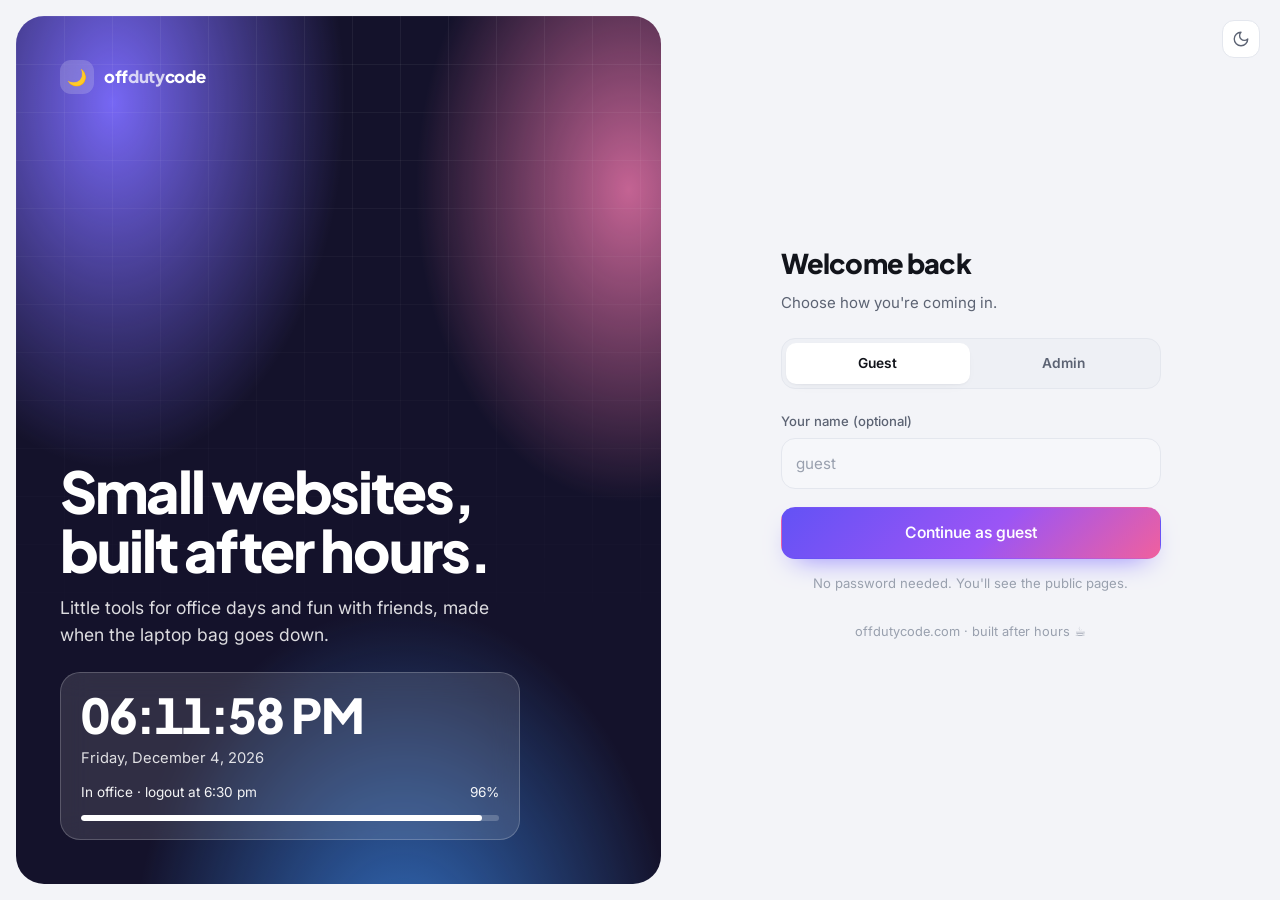
<file: index.html>
<!doctype html>
<html lang="en">
<head>
  <meta charset="utf-8">
  <meta name="viewport" content="width=device-width, initial-scale=1, viewport-fit=cover">
  <title>OffDutyCode</title>
  <meta name="description" content="OffDutyCode: small websites for office days and friends, built after hours.">
  <link rel="icon" href="data:image/svg+xml,<svg xmlns='http://www.w3.org/2000/svg' viewBox='0 0 100 100'><text y='.9em' font-size='90'>🌙</text></svg>">
  <script src="pages/_shared/theme.js"></script>
  <link rel="preconnect" href="https://fonts.googleapis.com">
  <link rel="preconnect" href="https://fonts.gstatic.com" crossorigin>
  <link href="https://fonts.googleapis.com/css2?family=Inter:wght@400;500;600;700&family=JetBrains+Mono:wght@500&family=Plus+Jakarta+Sans:wght@600;700;800&display=swap" rel="stylesheet">
  <link rel="stylesheet" href="pages/_shared/ui.css">
  <style>
    h1, h2, h3 { font-family: var(--display); }
    .ico { width: 18px; height: 18px; flex-shrink: 0; fill: none; stroke: currentColor; stroke-width: 1.8; stroke-linecap: round; stroke-linejoin: round; }
    .icon-btn {
      width: 38px; height: 38px; border-radius: 12px; border: 1px solid var(--line); background: var(--panel);
      display: inline-grid; place-items: center; color: var(--muted); flex-shrink: 0; transition: background-color .15s, color .15s, border-color .15s;
    }
    .icon-btn:hover { background: var(--panel-2); color: var(--fg); border-color: var(--line-2); }
    .brand { display: inline-flex; align-items: center; gap: 10px; font-family: var(--display); font-weight: 800; letter-spacing: -0.02em; text-decoration: none; white-space: nowrap; }
    .brand-mark { width: 34px; height: 34px; border-radius: 11px; display: grid; place-items: center; background: var(--grad); color: #fff; font-size: 1rem; flex-shrink: 0; box-shadow: 0 8px 20px -8px #8474ff; }
    .brand b { background: var(--grad); -webkit-background-clip: text; background-clip: text; color: transparent; font-weight: 800; }
    .btn.primary.grad { background: var(--grad); border-color: transparent; color: #fff; box-shadow: 0 12px 28px -14px #8474ff; }
    .btn.primary.grad:hover { opacity: 0.94; }
    .btn[disabled] { opacity: 0.6; pointer-events: none; }

    /* ---------- Switch ---------- */
    .switch { display: inline-flex; align-items: center; gap: 10px; font-size: 0.86rem; color: var(--muted); cursor: pointer; user-select: none; }
    .switch input { position: absolute; opacity: 0; width: 1px; height: 1px; }
    .track { width: 38px; height: 22px; border-radius: 99px; background: var(--line-2); position: relative; transition: background-color .2s; flex-shrink: 0; }
    .track::after { content: ""; position: absolute; top: 3px; left: 3px; width: 16px; height: 16px; border-radius: 50%; background: #fff; transition: transform .2s; box-shadow: 0 1px 2px rgba(0,0,0,0.25); }
    .switch input:checked + .track { background: var(--green); }
    .switch input:checked + .track::after { transform: translateX(16px); }
    .switch input:focus-visible + .track { outline: 2px solid var(--accent); outline-offset: 2px; }
    .switch.busy { opacity: 0.5; pointer-events: none; }

    /* ---------- Login ---------- */
    #login { min-height: 100vh; min-height: 100dvh; display: grid; gap: 16px; padding: 16px; }
    @media (min-width: 960px) { #login { grid-template-columns: minmax(0, 1.1fr) minmax(0, 1fr); } }
    .lg-brand {
      position: relative; overflow: hidden; border-radius: 28px; color: #fff; padding: clamp(22px, 4vw, 44px);
      display: flex; flex-direction: column; gap: 24px; min-height: 260px;
      background:
        radial-gradient(60% 70% at 15% 10%, rgba(124,108,255,0.95), transparent 60%),
        radial-gradient(55% 60% at 95% 20%, rgba(255,126,182,0.75), transparent 60%),
        radial-gradient(70% 70% at 60% 110%, rgba(64,150,255,0.7), transparent 60%),
        #14122b;
    }
    .lg-brand::after { content: ""; position: absolute; inset: 0; background-image: linear-gradient(rgba(255,255,255,0.06) 1px, transparent 1px), linear-gradient(90deg, rgba(255,255,255,0.06) 1px, transparent 1px); background-size: 48px 48px; -webkit-mask-image: linear-gradient(180deg, #000, transparent 75%); mask-image: linear-gradient(180deg, #000, transparent 75%); pointer-events: none; }
    .lg-brand > * { position: relative; z-index: 1; }
    .lg-brand .brand { color: #fff; font-size: 1.05rem; }
    .lg-brand .brand-mark { background: rgba(255,255,255,0.18); box-shadow: none; backdrop-filter: blur(8px); }
    .lg-brand .brand b { background: none; color: #fff; opacity: 0.75; }
    .lg-head { margin-top: auto; }
    .lg-head h1 { font-size: clamp(2rem, 5.2vw, 3.6rem); font-weight: 800; letter-spacing: -0.04em; line-height: 1.03; }
    .lg-head p { margin-top: 14px; font-size: clamp(0.98rem, 1.6vw, 1.1rem); opacity: 0.85; max-width: 440px; }
    .glass { background: rgba(255,255,255,0.12); border: 1px solid rgba(255,255,255,0.2); border-radius: 20px; backdrop-filter: blur(14px); -webkit-backdrop-filter: blur(14px); }
    .lg-clock { padding: 18px 20px; display: grid; gap: 12px; max-width: 460px; }
    .lg-time { font-family: var(--display); font-size: clamp(2rem, 6vw, 3rem); font-weight: 800; letter-spacing: -0.03em; line-height: 1; font-variant-numeric: tabular-nums; }
    .lg-date { opacity: 0.85; font-size: 0.92rem; margin-top: 8px; }
    .lg-shift { display: flex; align-items: center; justify-content: space-between; gap: 10px; font-size: 0.85rem; opacity: 0.95; }
    .lg-bar { height: 6px; border-radius: 99px; background: rgba(255,255,255,0.2); overflow: hidden; }
    .lg-bar i { display: block; height: 100%; width: 0; background: #fff; border-radius: inherit; transition: width .6s; }
    .lg-form { display: flex; flex-direction: column; align-items: center; justify-content: center; padding: 8px 4px 24px; position: relative; }
    .login-theme { position: absolute; top: 4px; right: 4px; }
    .login-box { width: 100%; max-width: 380px; }
    .login-box h2 { font-size: 1.7rem; font-weight: 800; letter-spacing: -0.03em; }
    .login-box .sub { color: var(--muted); margin: 6px 0 24px; }
    .tabs { display: grid; grid-template-columns: 1fr 1fr; margin-bottom: 22px; width: 100%; }
    .tabs button { padding: 10px; }
    .field { display: block; margin-bottom: 14px; }
    .login-box .input { padding: 13px 14px; border-radius: 14px; }
    .login-box .btn { width: 100%; padding: 13px; margin-top: 4px; border-radius: 14px; font-size: 0.98rem; }
    .fine { color: var(--dim); font-size: 0.82rem; margin-top: 14px; text-align: center; }
    .error { color: var(--red); font-size: 0.84rem; min-height: 1.3em; margin: -4px 0 6px; }
    .shake { animation: shake .4s; }
    @keyframes shake { 20%, 60% { transform: translateX(-5px); } 40%, 80% { transform: translateX(5px); } }
    .login-foot { color: var(--dim); font-size: 0.8rem; text-align: center; margin-top: 28px; }
    @media (max-width: 959px) {
      .lg-brand { border-radius: 24px; gap: 16px; }
      .lg-head { margin-top: 4px; }
      .lg-form { justify-content: flex-start; padding-top: 12px; }
      .login-theme { top: -4px; }
    }

    /* ---------- App shell ---------- */
    #app { display: grid; grid-template-columns: auto 1fr; grid-template-rows: minmax(0, 1fr); height: 100vh; height: 100dvh; }
    .sidebar {
      --w: 268px; width: var(--w); margin: 12px 0 12px 12px; height: calc(100% - 24px); display: flex; flex-direction: column; gap: 4px;
      background: var(--panel); border: 1px solid var(--line); border-radius: 24px; padding: 14px 12px; box-shadow: var(--shadow);
      transition: width .28s cubic-bezier(.4,0,.2,1), transform .28s cubic-bezier(.4,0,.2,1), background-color .25s;
      overflow: hidden; z-index: 20;
    }
    .sb-head { display: flex; align-items: center; justify-content: space-between; gap: 8px; padding: 2px 4px 12px; min-height: 50px; }
    .sb-label { font-size: 0.68rem; font-weight: 700; letter-spacing: 0.08em; text-transform: uppercase; color: var(--dim); padding: 14px 10px 6px; white-space: nowrap; }
    .nav { display: grid; gap: 3px; }
    .nav-scroll { flex: 1; overflow-y: auto; overflow-x: hidden; margin: 0 -4px; padding: 0 4px; }
    .nav-item {
      position: relative; display: flex; align-items: center; gap: 12px; padding: 9px 10px; border-radius: 13px;
      color: var(--muted); text-decoration: none; font-weight: 550; font-size: 0.92rem; white-space: nowrap;
      border: 0; background: transparent; width: 100%; text-align: left; transition: background-color .15s, color .15s;
    }
    .nav-item:hover { background: var(--panel-2); color: var(--fg); }
    .nav-item.active { background: var(--accent-soft); color: var(--fg); }
    .nav-item.active .ico { color: var(--accent); }
    .nav-item.active::before { content: ""; position: absolute; left: 0; top: 11px; bottom: 11px; width: 3px; border-radius: 3px; background: var(--grad); }
    .nav-item .emo { width: 22px; height: 22px; display: grid; place-items: center; font-size: 1rem; flex-shrink: 0; }
    .nav-item .txt { flex: 1; min-width: 0; overflow: hidden; text-overflow: ellipsis; }
    .nav-item .vis { width: 7px; height: 7px; border-radius: 50%; background: var(--green); flex-shrink: 0; }
    .nav-item .vis.off { background: transparent; border: 1.5px solid var(--dim); }
    .nav-item .status { width: 8px; height: 8px; border-radius: 50%; background: var(--amber); flex-shrink: 0; }
    .nav-item .status.on { background: var(--green); }
    .nav-item .count { font-size: 0.72rem; font-weight: 600; padding: 1px 8px; border-radius: 99px; background: var(--panel-2); color: var(--muted); }
    .sb-foot { display: grid; gap: 8px; padding-top: 10px; border-top: 1px solid var(--line); }
    .theme-row { display: flex; align-items: center; gap: 12px; padding: 8px 10px; color: var(--muted); font-size: 0.92rem; font-weight: 550; white-space: nowrap; }
    .theme-row .txt { flex: 1; }
    .user { display: flex; align-items: center; gap: 10px; padding: 8px; border-radius: 16px; background: var(--panel-2); white-space: nowrap; }
    .avatar { width: 36px; height: 36px; border-radius: 12px; display: grid; place-items: center; font-weight: 700; font-size: 0.9rem; color: #fff; background: var(--green); flex-shrink: 0; }
    .avatar.admin { background: var(--grad); }
    .user .meta { flex: 1; min-width: 0; line-height: 1.25; }
    .user .meta b { display: block; font-weight: 600; font-size: 0.9rem; overflow: hidden; text-overflow: ellipsis; }
    .user .meta span { font-size: 0.76rem; color: var(--muted); }
    .user .icon-btn { width: 32px; height: 32px; background: transparent; border-color: transparent; }
    .user .icon-btn:hover { background: var(--panel); }
    #collapseBtn .ico { transition: transform .28s; }

    @media (min-width: 900px) {
      body.collapsed .sidebar { --w: 76px; }
      body.collapsed .sidebar .txt, body.collapsed .sidebar .count, body.collapsed .brand-name, body.collapsed .user .meta, body.collapsed .theme-row > .ico { display: none; }
      body.collapsed .sb-label { height: 1px; padding: 0; margin: 12px 8px; overflow: hidden; color: transparent; background: var(--line); }
      body.collapsed .sb-head { flex-direction: column; gap: 10px; padding: 2px 0 10px; }
      body.collapsed .nav-item { justify-content: center; padding: 10px 0; }
      body.collapsed .nav-item .vis, body.collapsed .nav-item .status { position: absolute; top: 6px; right: 8px; }
      body.collapsed #collapseBtn .ico { transform: rotate(180deg); }
      body.collapsed .theme-row { justify-content: center; padding: 8px 0; }
      body.collapsed .user { flex-direction: column; background: transparent; padding: 0; gap: 6px; }
      #menuBtn, .scrim { display: none; }
    }
    @media (max-width: 899px) {
      #app { grid-template-columns: 1fr; }
      .sidebar { position: fixed; inset: 0 auto 0 0; margin: 8px; height: calc(100% - 16px); transform: translateX(-110%); box-shadow: var(--shadow-lg); width: min(288px, 84vw); }
      body.sb-open .sidebar { transform: none; }
      .scrim { position: fixed; inset: 0; background: rgba(5,6,12,0.55); backdrop-filter: blur(2px); z-index: 15; opacity: 0; pointer-events: none; transition: opacity .25s; }
      body.sb-open .scrim { opacity: 1; pointer-events: auto; }
      #collapseBtn { display: none; }
    }

    /* ---------- Main ---------- */
    .main { display: flex; flex-direction: column; min-width: 0; min-height: 0; height: 100%; }
    .topbar { display: flex; align-items: center; gap: 12px; padding: 14px 16px 10px; flex-shrink: 0; }
    @media (min-width: 700px) { .topbar { padding: 16px 28px 10px; } }
    .crumb { display: flex; align-items: center; gap: 8px; min-width: 0; font-family: var(--display); font-weight: 700; font-size: 1.05rem; letter-spacing: -0.01em; }
    .crumb .muted { font-weight: 600; }
    .crumb .sep { color: var(--dim); }
    .crumb .cur { overflow: hidden; text-overflow: ellipsis; white-space: nowrap; }
    .top-search { position: relative; flex: 1; max-width: 380px; margin-left: auto; }
    .top-search .ico { position: absolute; left: 13px; top: 50%; transform: translateY(-50%); color: var(--dim); width: 16px; height: 16px; }
    .top-search .input { padding: 10px 14px 10px 38px; border-radius: 14px; background: var(--panel); }
    .top-actions { display: flex; align-items: center; gap: 10px; margin-left: auto; }
    .top-search + .top-actions { margin-left: 0; }
    @media (max-width: 620px) { #todayPill, #viewSwitch .lbl, #crumbRoot, #crumbSep { display: none !important; } }
    .content { flex: 1; min-height: 0; overflow-y: auto; }
    .view { width: 100%; max-width: 1200px; margin: 0 auto; padding: 10px 16px 64px; }
    @media (min-width: 700px) { .view { padding: 10px 28px 64px; } }

    /* Bento */
    .bento { display: grid; grid-template-columns: repeat(2, minmax(0, 1fr)); gap: 14px; margin-bottom: 26px; }
    @media (min-width: 900px) { .bento { grid-template-columns: repeat(4, minmax(0, 1fr)); } }
    .hero {
      grid-column: 1 / -1; position: relative; overflow: hidden; border-radius: 24px; color: #fff; padding: clamp(20px, 3vw, 30px);
      display: flex; flex-direction: column; gap: 18px; min-height: 190px;
      background:
        radial-gradient(60% 90% at 0% 0%, rgba(124,108,255,0.95), transparent 60%),
        radial-gradient(50% 80% at 100% 10%, rgba(255,126,182,0.7), transparent 60%),
        radial-gradient(70% 90% at 70% 120%, rgba(64,150,255,0.65), transparent 60%),
        #14122b;
    }
    @media (min-width: 900px) { .hero { grid-column: span 2; } .bento.admin .hero { grid-row: span 2; } }
    .hero h1 { font-size: clamp(1.5rem, 3.4vw, 2.1rem); font-weight: 800; letter-spacing: -0.03em; line-height: 1.12; }
    .hero p { opacity: 0.88; margin-top: 6px; max-width: 420px; }
    .hero .glass { margin-top: auto; padding: 12px 14px; display: grid; gap: 8px; border-radius: 16px; }
    .tile { padding: 18px; display: flex; flex-direction: column; gap: 4px; min-height: 120px; text-align: left; font: inherit; color: inherit; }
    button.tile { cursor: pointer; }
    a.tile { text-decoration: none; }
    .tile:is(a, button):hover { border-color: var(--line-2); }
    .tile .t-ico { width: 36px; height: 36px; border-radius: 12px; display: grid; place-items: center; background: var(--accent-soft); color: var(--accent); margin-bottom: auto; }
    .tile .t-ico.green { background: var(--green-soft); color: var(--green); }
    .tile .t-ico.amber { background: var(--amber-soft); color: var(--amber); }
    .tile span { font-size: 0.82rem; color: var(--muted); font-weight: 500; margin-top: 12px; }
    .tile b { font-family: var(--display); font-size: 1.7rem; font-weight: 800; letter-spacing: -0.03em; line-height: 1.1; }
    .tile small { font-size: 0.8rem; color: var(--muted); }
    .tile b.sm { font-size: 1.05rem; display: flex; align-items: center; gap: 8px; }
    .sync-dot { width: 8px; height: 8px; border-radius: 50%; background: var(--amber); flex-shrink: 0; }
    .sync-dot.on { background: var(--green); }

    .section-head { display: flex; flex-wrap: wrap; align-items: center; justify-content: space-between; gap: 12px; margin-bottom: 16px; }
    .section-head h2 { font-size: 1.25rem; font-weight: 800; letter-spacing: -0.02em; }
    .section-head p { color: var(--muted); font-size: 0.9rem; }
    .cards { display: grid; grid-template-columns: repeat(auto-fill, minmax(min(100%, 290px), 1fr)); gap: 16px; }
    .pcard { display: flex; flex-direction: column; overflow: hidden; padding: 0; transition: border-color .2s, box-shadow .2s, transform .2s; }
    .pcard:hover { border-color: var(--line-2); box-shadow: var(--shadow-lg); transform: translateY(-3px); }
    .cover { position: relative; display: block; height: 172px; margin: 8px 8px 0; border-radius: 14px; overflow: hidden; background: var(--inset); border: 1px solid var(--line); }
    .cover iframe { position: absolute; top: 0; left: 0; width: 1280px; height: 920px; border: 0; transform-origin: 0 0; transform: scale(var(--s, 0.25)); pointer-events: none; opacity: 0; transition: opacity .4s; }
    .cover iframe.ready { opacity: 1; }
    .cover .big { position: absolute; inset: 0; display: grid; place-items: center; font-size: 2.4rem; }
    .pbody { padding: 16px 18px 6px; flex: 1; display: flex; flex-direction: column; gap: 6px; }
    .phead { display: flex; align-items: center; gap: 10px; }
    .phead .emo { width: 36px; height: 36px; border-radius: 12px; display: grid; place-items: center; background: var(--panel-2); font-size: 1.05rem; flex-shrink: 0; }
    .phead h3 { font-size: 1.02rem; font-weight: 700; flex: 1; min-width: 0; letter-spacing: -0.015em; }
    .badge { font-size: 0.72rem; font-weight: 600; padding: 3px 9px; border-radius: 99px; background: var(--panel-2); color: var(--muted); white-space: nowrap; }
    .badge.public { background: var(--green-soft); color: var(--green); }
    .pbody p { color: var(--muted); font-size: 0.88rem; flex: 1; }
    .pbody .path { font-family: var(--mono); font-size: 0.72rem; color: var(--dim); }
    .pfoot { display: flex; align-items: center; justify-content: space-between; gap: 10px; margin: 12px 18px 0; padding: 12px 0 16px; border-top: 1px solid var(--line); }
    .pfoot .btn { margin-left: auto; padding: 8px 14px; font-size: 0.85rem; }
    .skeleton { height: 330px; border-radius: var(--radius); background: linear-gradient(90deg, var(--panel) 0%, var(--panel-2) 50%, var(--panel) 100%); background-size: 200% 100%; animation: shimmer 1.4s infinite; border: 1px solid var(--line); }
    @keyframes shimmer { to { background-position: -200% 0; } }
    .empty { grid-column: 1 / -1; text-align: center; padding: 52px 16px; border: 1px dashed var(--line-2); border-radius: var(--radius); color: var(--muted); }
    .empty b { display: block; font-size: 1.8rem; margin-bottom: 6px; }
    .empty code { font-family: var(--mono); color: var(--fg); font-size: 0.85em; }

    /* Artifacts */
    .lock-note { display: flex; align-items: center; gap: 10px; padding: 11px 14px; border-radius: 14px; background: var(--accent-soft); color: var(--fg); font-size: 0.88rem; margin-bottom: 18px; }
    .lock-note .ico { color: var(--accent); }
    #artFilter { max-width: 100%; overflow-x: auto; scrollbar-width: none; }
    #artFilter button { white-space: nowrap; flex-shrink: 0; }
    .arts { display: grid; grid-template-columns: repeat(auto-fill, minmax(min(100%, 300px), 1fr)); gap: 12px; }
    .art { display: flex; align-items: center; gap: 14px; padding: 14px 16px; text-decoration: none; transition: border-color .2s, transform .2s, box-shadow .2s; }
    .art:hover { border-color: var(--line-2); transform: translateY(-2px); box-shadow: var(--shadow-lg); }
    .art .emo { width: 44px; height: 44px; border-radius: 14px; display: grid; place-items: center; font-size: 1.25rem; background: var(--panel-2); flex-shrink: 0; }
    .art .meta { flex: 1; min-width: 0; }
    .art .meta b { display: block; font-weight: 600; font-size: 0.95rem; line-height: 1.3; }
    .art .meta span { font-size: 0.78rem; color: var(--muted); }
    .art .go { color: var(--dim); }
    .art:hover .go { color: var(--accent); }
    .art .del { width: 30px; height: 30px; border-radius: 10px; border: 0; background: transparent; color: var(--dim); display: grid; place-items: center; }
    .art .del:hover { background: var(--red-soft); color: var(--red); }
    .art .del.sure { background: var(--red); color: #fff; width: auto; padding: 0 10px; font-size: 0.78rem; font-weight: 600; }

    #viewer { height: 100%; display: flex; padding: 0 12px 12px; }
    #frame { flex: 1; width: 100%; height: 100%; border: 1px solid var(--line); border-radius: 20px; background: var(--bg); }
    @media (max-width: 899px) { #viewer { padding: 0; } #frame { border-radius: 0; border-width: 1px 0 0; } }

    /* ---------- Dialog + toast ---------- */
    dialog { margin: auto; width: min(460px, calc(100% - 32px)); max-height: calc(100% - 32px); overflow-y: auto; background: var(--panel); color: var(--fg); border: 1px solid var(--line); border-radius: 24px; padding: 26px; box-shadow: var(--shadow-lg); }
    dialog::backdrop { background: rgba(5,6,12,0.55); backdrop-filter: blur(3px); }
    dialog h2 { font-size: 1.25rem; font-weight: 800; letter-spacing: -0.02em; margin-bottom: 6px; }
    dialog p, dialog li { color: var(--muted); font-size: 0.9rem; }
    dialog ol { padding-left: 20px; margin: 12px 0 16px; display: grid; gap: 6px; }
    dialog li b { color: var(--fg); font-weight: 600; }
    dialog code { font-family: var(--mono); font-size: 0.85em; }
    dialog a { color: var(--accent); }
    dialog .row { display: flex; gap: 10px; margin-top: 8px; }
    dialog .row .btn { flex: 1; }
    .note { margin-top: 14px; font-size: 0.8rem !important; }
    .vault { margin-top: 18px; padding-top: 18px; border-top: 1px solid var(--line); }
    .vault h3 { font-size: 1rem; font-weight: 700; margin-bottom: 4px; }
    .vault > p { margin-bottom: 12px; }
    .vault b { color: var(--fg); font-weight: 600; }
    .vault-state { font-size: 0.85rem !important; padding: 9px 12px; border-radius: 12px; background: var(--panel-2); }
    .connected { padding: 12px 14px; border-radius: 12px; background: var(--green-soft); color: var(--fg) !important; margin: 12px 0; }
    #toast { position: fixed; left: 50%; bottom: max(20px, env(safe-area-inset-bottom)); transform: translate(-50%, 140%); z-index: 40; max-width: calc(100% - 32px); padding: 12px 18px; border-radius: 14px; font-size: 0.9rem; font-weight: 500; background: var(--fg); color: var(--bg); box-shadow: var(--shadow-lg); visibility: hidden; transition: transform .3s, visibility .3s; }
    #toast.show { transform: translate(-50%, 0); visibility: visible; }
    #toast.error { background: var(--red); color: #fff; }
  </style>
</head>
<body>
  <!-- Icons -->
  <svg width="0" height="0" style="position:absolute" aria-hidden="true">
    <symbol id="i-grid" viewBox="0 0 24 24"><rect x="3" y="3" width="7" height="7" rx="1.5"/><rect x="14" y="3" width="7" height="7" rx="1.5"/><rect x="3" y="14" width="7" height="7" rx="1.5"/><rect x="14" y="14" width="7" height="7" rx="1.5"/></symbol>
    <symbol id="i-collapse" viewBox="0 0 24 24"><rect x="3" y="3" width="18" height="18" rx="3"/><path d="M9 3v18"/><path d="m16 15-3-3 3-3"/></symbol>
    <symbol id="i-menu" viewBox="0 0 24 24"><path d="M4 6h16M4 12h16M4 18h16"/></symbol>
    <symbol id="i-sun" viewBox="0 0 24 24"><circle cx="12" cy="12" r="4"/><path d="M12 2v2M12 20v2M4.9 4.9l1.4 1.4M17.7 17.7l1.4 1.4M2 12h2M20 12h2M6.3 17.7l-1.4 1.4M19.1 4.9l-1.4 1.4"/></symbol>
    <symbol id="i-moon" viewBox="0 0 24 24"><path d="M12 3a6 6 0 0 0 9 9 9 9 0 1 1-9-9Z"/></symbol>
    <symbol id="i-logout" viewBox="0 0 24 24"><path d="M9 21H5a2 2 0 0 1-2-2V5a2 2 0 0 1 2-2h4"/><path d="m16 17 5-5-5-5"/><path d="M21 12H9"/></symbol>
    <symbol id="i-external" viewBox="0 0 24 24"><path d="M15 3h6v6"/><path d="M10 14 21 3"/><path d="M18 13v6a2 2 0 0 1-2 2H5a2 2 0 0 1-2-2V8a2 2 0 0 1 2-2h6"/></symbol>
    <symbol id="i-search" viewBox="0 0 24 24"><circle cx="11" cy="11" r="7"/><path d="m20 20-3.5-3.5"/></symbol>
    <symbol id="i-sync" viewBox="0 0 24 24"><path d="M21 12a9 9 0 1 1-3-6.7L21 8"/><path d="M21 3v5h-5"/></symbol>
    <symbol id="i-lock" viewBox="0 0 24 24"><rect x="4" y="11" width="16" height="10" rx="2.5"/><path d="M8 11V7a4 4 0 0 1 8 0v4"/></symbol>
    <symbol id="i-layers" viewBox="0 0 24 24"><path d="m12 3 9 5-9 5-9-5 9-5Z"/><path d="m3 13 9 5 9-5"/></symbol>
    <symbol id="i-eye" viewBox="0 0 24 24"><path d="M2 12s3.5-7 10-7 10 7 10 7-3.5 7-10 7S2 12 2 12Z"/><circle cx="12" cy="12" r="3"/></symbol>
    <symbol id="i-plus" viewBox="0 0 24 24"><path d="M12 5v14M5 12h14"/></symbol>
    <symbol id="i-x" viewBox="0 0 24 24"><path d="M18 6 6 18M6 6l12 12"/></symbol>
    <symbol id="i-clock" viewBox="0 0 24 24"><circle cx="12" cy="12" r="9"/><path d="M12 7v5l3 2"/></symbol>
  </svg>

  <!-- ============ Login ============ -->
  <div id="login">
    <section class="lg-brand">
      <span class="brand"><span class="brand-mark">🌙</span><span>off<b>duty</b>code</span></span>
      <div class="lg-head">
        <h1>Small websites,<br>built after hours.</h1>
        <p>Little tools for office days and fun with friends, made when the laptop bag goes down.</p>
      </div>
      <div class="glass lg-clock">
        <div><div class="lg-time" id="clockTime">--:--:--</div><div class="lg-date" id="clockDate"></div></div>
        <div class="lg-shift"><span id="shiftText">Office hours 9:30 – 6:30</span><span id="shiftPct"></span></div>
        <div class="lg-bar"><i id="shiftBar"></i></div>
      </div>
    </section>

    <section class="lg-form">
      <button class="icon-btn login-theme" data-theme-toggle aria-label="Switch dark or light mode"><svg class="ico"><use href="#i-moon"/></svg></button>
      <div class="login-box">
        <h2>Welcome back</h2>
        <p class="sub">Choose how you're coming in.</p>
        <div class="seg tabs" role="tablist" aria-label="Sign in as">
          <button role="tab" id="tabGuest" aria-selected="true" aria-pressed="true" aria-controls="guestPanel">Guest</button>
          <button role="tab" id="tabAdmin" aria-selected="false" aria-pressed="false" aria-controls="adminDoor">Admin</button>
        </div>
        <div id="guestPanel" role="tabpanel" aria-labelledby="tabGuest">
          <form id="guestForm" autocomplete="off">
            <label class="field"><span class="label">Your name (optional)</span><input class="input" id="guestName" maxlength="24" placeholder="guest"></label>
            <button class="btn primary grad" type="submit">Continue as guest</button>
          </form>
          <p class="fine">No password needed. You'll see the public pages.</p>
        </div>
        <div id="adminDoor" role="tabpanel" aria-labelledby="tabAdmin" hidden>
          <form id="adminForm">
            <label class="field"><span class="label">Username</span><input class="input" id="adminUser" autocomplete="username" autocapitalize="off" spellcheck="false" required></label>
            <label class="field"><span class="label">Password</span><input class="input" id="adminPass" type="password" autocomplete="current-password" required></label>
            <p class="error" id="loginError" aria-live="polite"></p>
            <button class="btn primary grad" type="submit">Sign in</button>
          </form>
        </div>
        <p class="login-foot">offdutycode.com · built after hours ☕</p>
      </div>
    </section>
  </div>

  <!-- ============ App ============ -->
  <div id="app" hidden>
    <aside class="sidebar" id="sidebar">
      <div class="sb-head">
        <a class="brand" href="#/"><span class="brand-mark">🌙</span><span class="brand-name">off<b>duty</b>code</span></a>
        <button class="icon-btn" id="collapseBtn" aria-label="Collapse sidebar" title="Collapse sidebar"><svg class="ico"><use href="#i-collapse"/></svg></button>
      </div>
      <div class="nav-scroll">
        <p class="sb-label">Menu</p>
        <nav class="nav">
          <a class="nav-item" href="#/" id="navHome" title="Overview"><svg class="ico"><use href="#i-grid"/></svg><span class="txt">Overview</span></a>
        </nav>
        <p class="sb-label">Pages</p>
        <nav class="nav" id="navPages"></nav>
        <div id="navAdmin" hidden>
          <p class="sb-label">Admin only</p>
          <nav class="nav">
            <a class="nav-item" href="#/artifacts" id="navArts" title="Artifacts"><svg class="ico"><use href="#i-layers"/></svg><span class="txt">Artifacts</span><span class="count" id="navArtCount">0</span></a>
            <button class="nav-item" id="navSync" title="GitHub sync"><svg class="ico"><use href="#i-sync"/></svg><span class="txt">GitHub sync</span><i class="status" id="navSyncDot"></i></button>
          </nav>
        </div>
      </div>
      <div class="sb-foot">
        <div class="theme-row">
          <svg class="ico"><use href="#i-moon"/></svg><span class="txt">Dark mode</span>
          <label class="switch" title="Dark mode"><input type="checkbox" id="themeSwitch" aria-label="Dark mode"><span class="track"></span></label>
        </div>
        <div class="user">
          <span class="avatar" id="avatar"></span>
          <span class="meta"><b id="userName"></b><span id="userRole"></span></span>
          <button class="icon-btn" id="logoutBtn" aria-label="Log out" title="Log out"><svg class="ico"><use href="#i-logout"/></svg></button>
        </div>
      </div>
    </aside>
    <div class="scrim" id="scrim"></div>

    <div class="main">
      <header class="topbar">
        <button class="icon-btn" id="menuBtn" aria-label="Open menu"><svg class="ico"><use href="#i-menu"/></svg></button>
        <div class="crumb"><span class="muted" id="crumbRoot">Overview</span><span class="sep" id="crumbSep" hidden>/</span><span class="cur" id="crumbCur"></span></div>
        <label class="top-search" id="searchWrap"><svg class="ico"><use href="#i-search"/></svg><input class="input" id="search" type="search" name="page-search" autocomplete="off" placeholder="Search" aria-label="Search"></label>
        <div class="top-actions">
          <label class="switch" id="viewSwitch" hidden><input type="checkbox" id="viewGuest" aria-label="Show this page to guests"><span class="track"></span><span class="lbl">Public</span></label>
          <a class="icon-btn" id="viewOpen" target="_blank" rel="noopener" aria-label="Open in new tab" title="Open in new tab" hidden><svg class="ico"><use href="#i-external"/></svg></a>
          <span class="pill" id="todayPill"><i class="dot"></i><span id="todayText"></span></span>
        </div>
      </header>

      <div class="content" id="content">
        <!-- Overview -->
        <section class="view" id="home">
          <div class="bento">
            <div class="hero">
              <div><h1 id="greeting">Hello</h1><p id="introText"></p></div>
              <div class="glass">
                <div class="lg-shift"><span id="heroShift"></span><span id="heroPct"></span></div>
                <div class="lg-bar"><i id="heroBar"></i></div>
              </div>
            </div>
            <div class="card tile"><div class="t-ico"><svg class="ico"><use href="#i-grid"/></svg></div><span id="tilePagesLbl">Pages</span><b id="statAll">0</b><small id="statSplit"></small></div>
            <a class="card tile" id="tileArts" href="#/artifacts" hidden><div class="t-ico amber"><svg class="ico"><use href="#i-lock"/></svg></div><span>Private artifacts</span><b id="statArts">0</b><small>admin only</small></a>
            <div class="card tile" id="tileHours"><div class="t-ico green"><svg class="ico"><use href="#i-clock"/></svg></div><span>Office hours</span><b class="sm">9:30 – 6:30</b><small>Monday to Friday</small></div>
            <button class="card tile" id="syncStat" type="button" hidden><div class="t-ico green"><svg class="ico"><use href="#i-sync"/></svg></div><span>GitHub sync</span><b class="sm"><i class="sync-dot" id="syncDot"></i><span id="syncShort"></span></b><small id="syncHint"></small></button>
          </div>
          <div class="section-head">
            <div><h2>Pages</h2><p id="pagesSub"></p></div>
            <div class="seg" id="filter" hidden>
              <button data-f="all" aria-pressed="true">All</button>
              <button data-f="public" aria-pressed="false">Public</button>
              <button data-f="hidden" aria-pressed="false">Hidden</button>
            </div>
          </div>
          <div class="cards" id="cards"></div>
        </section>

        <!-- Artifacts (admin only) -->
        <section class="view" id="artifacts" hidden>
          <div class="section-head">
            <div><h2>Artifacts</h2><p>Everything you've made with Claude, in one place.</p></div>
            <button class="btn primary grad" id="artAdd" type="button"><svg class="ico"><use href="#i-plus"/></svg>Add artifact</button>
          </div>
          <div class="lock-note"><svg class="ico"><use href="#i-lock"/></svg><span>Private. This list is stored encrypted and only unlocks after admin sign-in. Guests never see it.</span></div>
          <div class="toolbar" style="margin-bottom:16px"><div class="seg" id="artFilter"></div></div>
          <div class="arts" id="arts"></div>
        </section>

        <section id="viewer" hidden>
          <iframe id="frame" title="Page" allow="fullscreen; clipboard-write"></iframe>
        </section>
      </div>
    </div>
  </div>

  <!-- ============ Add artifact ============ -->
  <dialog id="artDialog">
    <h2>Add artifact</h2>
    <p>Paste the artifact's link from claude.ai.</p>
    <form id="artForm" style="margin-top:14px" autocomplete="off">
      <label class="field"><span class="label">Title</span><input class="input" id="artTitle" maxlength="80" required></label>
      <label class="field"><span class="label">Link</span><input class="input" id="artUrl" type="url" placeholder="https://claude.ai/artifact/…" required></label>
      <label class="field"><span class="label">Category</span>
        <select class="input" id="artCat"><option>Salesforce</option><option>Games</option><option>Tools</option><option>Other</option></select>
      </label>
      <p class="error" id="artError" aria-live="polite"></p>
      <div class="row">
        <button class="btn" type="button" id="artCancel">Cancel</button>
        <button class="btn primary grad" type="submit" id="artSave">Save</button>
      </div>
    </form>
  </dialog>

  <!-- ============ GitHub settings ============ -->
  <dialog id="settings">
    <h2>Save changes to GitHub</h2>
    <p id="settingsReason"></p>
    <div id="ghConnected" class="connected" hidden>✅ Connected. Changes save straight to GitHub.</div>
    <div id="ghForm">
      <ol>
        <li>Open <a href="https://github.com/settings/personal-access-tokens/new" target="_blank" rel="noopener">GitHub → new fine-grained token</a>.</li>
        <li>Repository access: tap <b>Only select repositories</b>, then pick <b>offdutycode</b>. (Permissions stay hidden until you do this.)</li>
        <li>Under Permissions, tap <b>+ Add permissions → Repository</b> (or expand <b>Repository permissions</b>), find <b>Contents</b> and set it to <b>Read and write</b>.</li>
        <li>Tap <b>Generate token</b>, copy the <code>github_pat_…</code> code and paste it here.</li>
        <li>Can't see these options on your phone? Switch the browser to <b>desktop site</b>.</li>
      </ol>
      <label class="field"><span class="label">GitHub token</span><input class="input" id="ghToken" type="password" autocomplete="off" spellcheck="false" placeholder="github_pat_…"></label>
      <p class="error" id="ghError" aria-live="polite"></p>
    </div>
    <div id="vaultBox" class="vault" hidden>
      <h3>Set a new admin password</h3>
      <p>Locks the GitHub key and your private artifacts list with a <b>new admin password</b>. Only encrypted versions are saved to GitHub. Signing in with this password unlocks both on any device. Your old password stops working.</p>
      <p class="vault-state" id="vaultState"></p>
      <label class="field"><span class="label">Admin username</span><input class="input" id="vaultUser" autocomplete="username" autocapitalize="off" spellcheck="false"></label>
      <label class="field"><span class="label">New admin password (12+ characters)</span><input class="input" id="vaultPass" type="password" autocomplete="new-password"></label>
      <label class="field"><span class="label">Type it again</span><input class="input" id="vaultPass2" type="password" autocomplete="new-password"></label>
      <p class="error" id="vaultError" aria-live="polite"></p>
      <button class="btn primary grad block" id="vaultSave" type="button">Lock and save to GitHub</button>
    </div>
    <div class="row">
      <button class="btn" id="ghClose" type="button">Close</button>
      <button class="btn primary grad" id="ghSave" type="button">Connect</button>
      <button class="btn" id="ghDisconnect" type="button" hidden>Disconnect</button>
    </div>
    <p class="note">On this device the key is kept in this browser. Only connect on your own phone or computer.</p>
  </dialog>

  <div id="toast" role="status" aria-live="polite"></div>

  <script>
    /* ---------- Config ---------- */
    const CONFIG = { owner: "arpitsalecha-2912", repo: "offdutycode", branch: "main", dir: "pages" };
    // sha256("username:password"). Front-end only: it keeps casual visitors out, but it is not real security.
    const ADMIN_HASH = "040e1e1cc33501d5359a4954bf41c338903891cd2d3b6c9f5c31f61efc36efc8";
    const OFFICE = { start: 9.5, end: 18.5 }; // 9:30 am to 6:30 pm, Monday to Friday

    const $ = s => document.querySelector(s);
    const store = {
      get(area, k) { try { return JSON.parse(window[area].getItem(k)); } catch { return null; } },
      set(area, k, v) { try { window[area].setItem(k, JSON.stringify(v)); } catch {} },
      del(area, k) { try { window[area].removeItem(k); } catch {} }
    };
    const state = { session: null, settings: { pages: {} }, sha: null, pages: [], loaded: false, filter: "all", query: "", artCat: "All", priv: null };
    const isAdmin = () => state.session && state.session.role === "admin";
    const isPublic = slug => !!(state.settings.pages[slug] && state.settings.pages[slug].guest === true);
    const validSlug = s => /^[A-Za-z0-9][\w-]*$/.test(s);
    const pageUrl = slug => `${CONFIG.dir}/${encodeURIComponent(slug)}/`;
    const isMobile = () => matchMedia("(max-width: 899px)").matches;

    /* ---------- Helpers ---------- */
    let toastTimer;
    function toast(msg, type = "") {
      const t = $("#toast");
      t.textContent = msg; t.className = "show " + type;
      clearTimeout(toastTimer); toastTimer = setTimeout(() => t.className = type, 3600);
    }
    function pretty(slug) { return slug.replace(/[-_]+/g, " ").replace(/\b\w/g, c => c.toUpperCase()); }
    async function sha256(text) {
      const buf = await crypto.subtle.digest("SHA-256", new TextEncoder().encode(text));
      return [...new Uint8Array(buf)].map(b => b.toString(16).padStart(2, "0")).join("");
    }
    const b64encode = str => { let bin = ""; new TextEncoder().encode(str).forEach(b => bin += String.fromCharCode(b)); return btoa(bin); };
    const b64decode = b64 => new TextDecoder().decode(Uint8Array.from(atob(b64.replace(/\s/g, "")), c => c.charCodeAt(0)));
    const bytesToB64 = u8 => { let s = ""; u8.forEach(b => s += String.fromCharCode(b)); return btoa(s); };
    const b64ToBytes = b64 => Uint8Array.from(atob(b64), c => c.charCodeAt(0));

    function officeInfo(d = new Date()) {
      const day = d.getDay(), hr = d.getHours() + d.getMinutes() / 60;
      const weekday = day >= 1 && day <= 5;
      if (!weekday) return { text: "Weekend. No office today 🎉", pct: null };
      if (hr < OFFICE.start) return { text: "Office starts at 9:30 am", pct: 0 };
      if (hr >= OFFICE.end) return { text: "Off duty. Logged out for the day 🌙", pct: 100 };
      const pct = Math.round(((hr - OFFICE.start) / (OFFICE.end - OFFICE.start)) * 100);
      return { text: "In office · logout at 6:30 pm", pct };
    }
    function tickClock() {
      const d = new Date();
      $("#clockTime").textContent = d.toLocaleTimeString([], { hour: "2-digit", minute: "2-digit", second: "2-digit" });
      $("#clockDate").textContent = d.toLocaleDateString([], { weekday: "long", day: "numeric", month: "long", year: "numeric" });
      $("#todayText").textContent = `${d.toLocaleDateString([], { weekday: "short", day: "numeric", month: "short" })} · ${d.toLocaleTimeString([], { hour: "2-digit", minute: "2-digit" })}`;
      const o = officeInfo(d), pct = o.pct === null ? "" : `${o.pct}%`;
      [["#shiftText", "#shiftPct", "#shiftBar"], ["#heroShift", "#heroPct", "#heroBar"]].forEach(([t, p, b]) => {
        $(t).textContent = o.text; $(p).textContent = pct; $(b).style.width = (o.pct || 0) + "%";
      });
    }
    tickClock(); setInterval(tickClock, 1000);

    /* ---------- Theme ---------- */
    const currentTheme = () => document.documentElement.getAttribute("data-theme") || "dark";
    function setTheme(t) {
      document.documentElement.setAttribute("data-theme", t);
      try { localStorage.setItem("odc.theme", t); } catch {}
      syncThemeUi();
    }
    function syncThemeUi() {
      const dark = currentTheme() === "dark";
      $("#themeSwitch").checked = dark;
      document.querySelectorAll("[data-theme-toggle] use").forEach(u => u.setAttribute("href", dark ? "#i-sun" : "#i-moon"));
    }
    $("#themeSwitch").addEventListener("change", e => setTheme(e.target.checked ? "dark" : "light"));
    document.querySelectorAll("[data-theme-toggle]").forEach(b => b.addEventListener("click", () => setTheme(currentTheme() === "dark" ? "light" : "dark")));
    addEventListener("storage", e => { if (e.key === "odc.theme") syncThemeUi(); });
    syncThemeUi();

    /* ---------- Sidebar ---------- */
    if (store.get("localStorage", "odc.collapsed")) document.body.classList.add("collapsed");
    $("#collapseBtn").addEventListener("click", () => {
      const c = document.body.classList.toggle("collapsed");
      store.set("localStorage", "odc.collapsed", c);
      $("#collapseBtn").setAttribute("aria-label", c ? "Expand sidebar" : "Collapse sidebar");
    });
    const closeMenu = () => document.body.classList.remove("sb-open");
    $("#menuBtn").addEventListener("click", () => document.body.classList.add("sb-open"));
    $("#scrim").addEventListener("click", closeMenu);
    $("#sidebar").addEventListener("click", e => { if (e.target.closest("a.nav-item") && isMobile()) closeMenu(); });
    addEventListener("keydown", e => {
      if (e.key === "Escape") closeMenu();
      if (e.key === "/" && !/INPUT|TEXTAREA|SELECT/.test(document.activeElement.tagName) && state.session) { e.preventDefault(); $("#search").focus(); }
    });

    /* ---------- GitHub ---------- */
    const token = () => store.get("localStorage", "odc.ghToken");
    async function gh(path, opts = {}) {
      const headers = { Accept: "application/vnd.github+json", ...(opts.headers || {}) };
      const t = token();
      if (t) headers.Authorization = `Bearer ${t}`;
      const r = await fetch(`https://api.github.com/repos/${CONFIG.owner}/${CONFIG.repo}${path}`, { ...opts, headers, cache: "no-store" });
      if (!r.ok) { const e = new Error(`GitHub said ${r.status}`); e.status = r.status; throw e; }
      return r.status === 204 ? null : r.json();
    }
    async function putFile(path, text, message) {
      let sha;
      try { sha = (await gh(`/contents/${path}?ref=${CONFIG.branch}`)).sha; } catch (e) { if (e.status !== 404) throw e; }
      const body = { message, branch: CONFIG.branch, content: b64encode(text) };
      if (sha) body.sha = sha;
      return gh(`/contents/${path}`, { method: "PUT", headers: { "Content-Type": "application/json" }, body: JSON.stringify(body) });
    }
    const normalize = s => ({ pages: (s && typeof s.pages === "object" && s.pages) || {} });

    async function loadSettings() {
      if (token()) {
        try {
          const f = await gh(`/contents/${CONFIG.dir}/settings.json?ref=${CONFIG.branch}`);
          state.sha = f.sha;
          return normalize(JSON.parse(b64decode(f.content)));
        } catch (e) { if (e.status === 404) { state.sha = null; return { pages: {} }; } }
      }
      try {
        const r = await fetch(`${CONFIG.dir}/settings.json?t=${Date.now()}`, { cache: "no-store" });
        if (r.ok) return normalize(await r.json());
      } catch {}
      return { pages: {} };
    }

    // Admins see every folder inside pages/ (folders starting with _ or . are skipped).
    async function listFolders() {
      try {
        const items = await gh(`/contents/${CONFIG.dir}?ref=${CONFIG.branch}`);
        return items.filter(i => i.type === "dir" && !/^[_.]/.test(i.name)).map(i => i.name);
      } catch {
        return Object.keys(state.settings.pages); // offline or rate limited: fall back to known pages
      }
    }

    async function loadInfo(slug) {
      let info = {};
      try {
        const r = await fetch(`${pageUrl(slug)}info.json?t=${Date.now()}`, { cache: "no-store" });
        if (r.ok) info = await r.json();
      } catch {}
      return {
        slug,
        name: String(info.name || pretty(slug)).slice(0, 60),
        description: String(info.description || "No description yet. Add one in info.json.").slice(0, 220),
        icon: String(info.icon || "✨").slice(0, 4)
      };
    }

    let saveChain = Promise.resolve();
    async function putSettings(message, retry = true) {
      const pages = {};
      Object.keys(state.settings.pages).sort().forEach(k => pages[k] = { guest: isPublic(k) });
      const body = { message, branch: CONFIG.branch, content: b64encode(JSON.stringify({ pages }, null, 2) + "\n") };
      if (state.sha) body.sha = state.sha;
      try {
        const r = await gh(`/contents/${CONFIG.dir}/settings.json`, { method: "PUT", headers: { "Content-Type": "application/json" }, body: JSON.stringify(body) });
        state.sha = r.content.sha;
      } catch (e) {
        if (retry && (e.status === 409 || e.status === 422)) {
          // The file changed on GitHub since we loaded it: get the latest version id and try once more.
          const f = await gh(`/contents/${CONFIG.dir}/settings.json?ref=${CONFIG.branch}`).catch(() => null);
          state.sha = f ? f.sha : null;
          return putSettings(message, false);
        }
        throw e;
      }
    }

    function setGuest(slug, on, input) {
      if (!token()) {
        input.checked = !on;
        openSettings("Connect GitHub first, so this choice is saved for every guest, not just on this device.");
        return;
      }
      const prev = isPublic(slug);
      state.settings.pages[slug] = { guest: on };
      const busy = v => document.querySelectorAll(`[data-switch="${slug}"]`).forEach(s => s.classList.toggle("busy", v));
      busy(true); render(); route();
      const name = (state.pages.find(p => p.slug === slug) || {}).name || slug;
      saveChain = saveChain.then(() => putSettings(`${on ? "Show" : "Hide"} ${slug} ${on ? "to" : "from"} guests`))
        .then(() => toast(on ? `${name} is now public (live in about a minute).` : `${name} is now admin only.`))
        .catch(e => {
          state.settings.pages[slug] = { guest: prev };
          toast(e.status === 401 || e.status === 403 ? "GitHub refused the save. Check your token in GitHub sync." : `Couldn't save: ${e.message}`, "error");
        })
        .finally(() => { busy(false); render(); route(); });
    }

    /* ---------- Encryption ----------
       Everything private is encrypted in the browser with AES-GCM. Keys come from the
       admin username + password via PBKDF2 (600k rounds), so the files in the repo are
       useless without the password.
         admin.json              the GitHub key (set up in GitHub sync)
         private/artifacts.json  the admin-only artifacts list */
    const VAULT_FILE = "admin.json", PRIV_FILE = "private/artifacts.json", KDF_ITER = 600000;
    async function pbkdf2(user, pass, saltB64, iter, bits) {
      const base = await crypto.subtle.importKey("raw", new TextEncoder().encode(`${user}:${pass}`), "PBKDF2", false, ["deriveBits"]);
      return new Uint8Array(await crypto.subtle.deriveBits({ name: "PBKDF2", hash: "SHA-256", salt: b64ToBytes(saltB64), iterations: iter }, base, bits));
    }
    const aesKey = raw => crypto.subtle.importKey("raw", raw, "AES-GCM", false, ["encrypt", "decrypt"]);
    const newSalt = () => bytesToB64(crypto.getRandomValues(new Uint8Array(16)));
    async function fetchJson(path) {
      try { const r = await fetch(`${path}?t=${Date.now()}`, { cache: "no-store" }); if (r.ok) return await r.json(); } catch {}
      return null;
    }

    // --- GitHub key vault
    async function deriveVault(user, pass, salt, iter) {
      const bits = await pbkdf2(user, pass, salt, iter, 512);
      return { check: bytesToB64(bits.slice(0, 32)), key: await aesKey(bits.slice(32)) }; // first half checks the password
    }
    async function loadVault() { const v = await fetchJson(VAULT_FILE); return v && v.check && v.salt && v.token ? v : null; }
    async function unlockVault(v, user, pass) {
      const d = await deriveVault(user, pass, v.salt, v.iter || KDF_ITER);
      if (user !== v.user || d.check !== v.check) return null;
      try { return new TextDecoder().decode(await crypto.subtle.decrypt({ name: "AES-GCM", iv: b64ToBytes(v.iv) }, d.key, b64ToBytes(v.token))); }
      catch { return ""; } // password right but key data damaged
    }
    async function saveVault(user, pass, tok) {
      const salt = newSalt(), iv = crypto.getRandomValues(new Uint8Array(12));
      const d = await deriveVault(user, pass, salt, KDF_ITER);
      const data = new Uint8Array(await crypto.subtle.encrypt({ name: "AES-GCM", iv }, d.key, new TextEncoder().encode(tok)));
      const vault = { v: 1, user, kdf: "PBKDF2-SHA256", iter: KDF_ITER, salt, check: d.check, iv: bytesToB64(iv), token: bytesToB64(data) };
      await putFile(VAULT_FILE, JSON.stringify(vault, null, 2) + "\n", "Update encrypted admin key");
    }

    // --- Private artifacts list. state.priv = { key (base64), salt, iter, items | null if it couldn't be unlocked }
    async function unlockPrivate(user, pass) {
      const f = await fetchJson(PRIV_FILE);
      const salt = (f && f.salt) || newSalt(), iter = (f && f.iter) || KDF_ITER;
      const raw = await pbkdf2(user, pass, salt, iter, 256);
      let items = [];
      if (f && f.data) {
        try {
          const plain = await crypto.subtle.decrypt({ name: "AES-GCM", iv: b64ToBytes(f.iv) }, await aesKey(raw), b64ToBytes(f.data));
          items = JSON.parse(new TextDecoder().decode(plain)).items || [];
        } catch { items = null; }
      }
      state.priv = { key: bytesToB64(raw), salt, iter, items };
      store.set("sessionStorage", "odc.priv", state.priv);
    }
    async function savePrivate(message) {
      const p = state.priv, iv = crypto.getRandomValues(new Uint8Array(12));
      const data = new Uint8Array(await crypto.subtle.encrypt({ name: "AES-GCM", iv }, await aesKey(b64ToBytes(p.key)), new TextEncoder().encode(JSON.stringify({ items: p.items }))));
      const file = { v: 1, kdf: "PBKDF2-SHA256", cipher: "AES-GCM", iter: p.iter, salt: p.salt, iv: bytesToB64(iv), data: bytesToB64(data) };
      await putFile(PRIV_FILE, JSON.stringify(file, null, 2) + "\n", message);
      store.set("sessionStorage", "odc.priv", p);
    }

    /* ---------- Rendering ---------- */
    function greeting() {
      const h = new Date().getHours();
      return h < 5 ? "Still up" : h < 12 ? "Good morning" : h < 17 ? "Good afternoon" : h < 22 ? "Good evening" : "Late night";
    }
    function renderSync() {
      const on = !!token();
      ["#syncDot", "#navSyncDot"].forEach(s => $(s).classList.toggle("on", on));
      $("#syncShort").textContent = on ? "Connected" : "Not connected";
      $("#syncHint").textContent = on ? "changes go live" : "tap to connect";
    }

    // Cards and menu items are built once per load, then only shown/hidden,
    // so the live previews don't reload while searching or toggling.
    const refs = new Map();
    const scaleObserver = "ResizeObserver" in window
      ? new ResizeObserver(es => es.forEach(e => e.target.style.setProperty("--s", e.contentRect.width / 1280)))
      : null;

    function makeSwitch(p) {
      const sw = document.createElement("label"); sw.className = "switch"; sw.dataset.switch = p.slug;
      const input = document.createElement("input"); input.type = "checkbox";
      input.setAttribute("aria-label", `Show ${p.name} to guests`);
      input.addEventListener("change", () => setGuest(p.slug, input.checked, input));
      const track = document.createElement("span"); track.className = "track";
      const lbl = document.createElement("span"); lbl.className = "lbl"; lbl.textContent = "Public";
      sw.append(input, track, lbl);
      return { sw, input };
    }

    function buildCard(p) {
      const el = document.createElement("article");
      el.className = "card pcard";
      const href = `#/view/${encodeURIComponent(p.slug)}`;

      const cover = document.createElement("a");
      cover.className = "cover"; cover.href = href; cover.setAttribute("aria-label", `Open ${p.name}`);
      const big = document.createElement("span"); big.className = "big"; big.textContent = p.icon;
      const frame = document.createElement("iframe");
      frame.loading = "lazy"; frame.tabIndex = -1; frame.title = `${p.name} preview`;
      frame.setAttribute("aria-hidden", "true");
      frame.addEventListener("load", () => frame.classList.add("ready"));
      frame.src = pageUrl(p.slug);
      cover.append(big, frame);
      if (scaleObserver) scaleObserver.observe(cover);

      const body = document.createElement("div"); body.className = "pbody";
      const head = document.createElement("div"); head.className = "phead";
      const emo = document.createElement("span"); emo.className = "emo"; emo.textContent = p.icon;
      const h3 = document.createElement("h3"); h3.textContent = p.name;
      head.append(emo, h3);
      let badge = null;
      if (isAdmin()) { badge = document.createElement("span"); head.append(badge); }
      const desc = document.createElement("p"); desc.textContent = p.description;
      body.append(head, desc);
      if (isAdmin()) { const path = document.createElement("div"); path.className = "path"; path.textContent = `pages/${p.slug}/`; body.append(path); }

      const foot = document.createElement("div"); foot.className = "pfoot";
      let input = null;
      if (isAdmin()) { const s = makeSwitch(p); input = s.input; foot.append(s.sw); }
      const open = document.createElement("a");
      open.className = "btn"; open.href = href; open.textContent = "Open";
      foot.append(open);
      el.append(cover, body, foot);
      return { el, badge, input };
    }

    function buildNavItem(p) {
      const a = document.createElement("a");
      a.className = "nav-item"; a.href = `#/view/${encodeURIComponent(p.slug)}`; a.title = p.name;
      const emo = document.createElement("span"); emo.className = "emo"; emo.textContent = p.icon;
      const txt = document.createElement("span"); txt.className = "txt"; txt.textContent = p.name;
      a.append(emo, txt);
      let vis = null;
      if (isAdmin()) { vis = document.createElement("i"); vis.className = "vis"; a.append(vis); }
      return { a, vis };
    }

    function build() {
      const box = $("#cards"), nav = $("#navPages");
      box.innerHTML = ""; nav.innerHTML = ""; refs.clear();
      if (scaleObserver) scaleObserver.disconnect();
      state.pages.forEach(p => {
        const c = buildCard(p), n = buildNavItem(p);
        box.append(c.el); nav.append(n.a);
        refs.set(p.slug, { ...c, nav: n.a, vis: n.vis });
      });
      const empty = document.createElement("div"); empty.className = "empty"; empty.id = "emptyState"; empty.hidden = true;
      box.append(empty);
    }

    function render() {
      if (!state.session) return;
      const admin = isAdmin();
      $("#greeting").textContent = `${greeting()}, ${state.session.name}`;
      $("#introText").textContent = admin
        ? "Your pages, your private artifacts and what guests can see."
        : "Here's what's open to visitors right now. Pick a page to try it.";
      $("#filter").hidden = !admin; $("#navAdmin").hidden = !admin;
      $("#tileArts").hidden = !admin; $("#syncStat").hidden = !admin;
      document.querySelector(".bento").classList.toggle("admin", admin);
      $("#pagesSub").textContent = admin ? "Flip a switch to make a page public." : "Tap a card to open it.";
      $("#tilePagesLbl").textContent = admin ? "Pages" : "Pages open to you";

      const box = $("#cards");
      if (!state.loaded) {
        box.innerHTML = ""; refs.clear(); $("#navPages").innerHTML = "";
        for (let i = 0; i < 3; i++) { const s = document.createElement("div"); s.className = "skeleton"; box.append(s); }
        return;
      }
      const total = state.pages.length, pub = state.pages.filter(p => isPublic(p.slug)).length;
      $("#statAll").textContent = admin ? total : pub;
      $("#statSplit").textContent = admin ? `${pub} public · ${total - pub} hidden` : "small websites";
      if (admin) { renderSync(); renderArtifacts(); }

      const q = state.query.toLowerCase();
      let shown = 0;
      state.pages.forEach(p => {
        const r = refs.get(p.slug); if (!r) return;
        const pubP = isPublic(p.slug);
        const allowed = admin || pubP;
        let show = allowed;
        if (admin && state.filter === "public" && !pubP) show = false;
        if (admin && state.filter === "hidden" && pubP) show = false;
        if (q && !(p.name + " " + p.description + " " + p.slug).toLowerCase().includes(q)) show = false;
        r.el.hidden = !show; r.nav.hidden = !allowed;
        if (show) shown++;
        if (r.badge) { r.badge.className = "badge" + (pubP ? " public" : ""); r.badge.textContent = pubP ? "Public" : "Hidden"; }
        if (r.input) r.input.checked = pubP;
        if (r.vis) { r.vis.classList.toggle("off", !pubP); r.vis.title = pubP ? "Public" : "Admin only"; }
      });

      const e = $("#emptyState");
      e.hidden = shown > 0;
      if (!shown) {
        if (q || state.filter !== "all") e.innerHTML = "<b>🔍</b>No pages match.";
        else if (admin) e.innerHTML = "<b>📂</b>No pages yet. Add a folder like <code>pages/my-idea/</code> with an <code>index.html</code> and <code>info.json</code>.";
        else e.innerHTML = "<b>🌙</b>Nothing public yet. Check back soon.";
      }
    }

    /* ---------- Artifacts (admin only) ---------- */
    const CAT_ICON = { Salesforce: "☁️", Games: "🎮", Tools: "🛠️", Other: "📄" };
    function renderArtifacts() {
      const p = state.priv, box = $("#arts"), seg = $("#artFilter");
      const items = (p && p.items) || [];
      $("#navArtCount").textContent = items.length; $("#statArts").textContent = items.length;
      box.innerHTML = ""; seg.innerHTML = "";
      if (!p || p.items === null) {
        box.innerHTML = '<div class="empty"><b>🔒</b>This list was locked with a different password. Sign out and sign in with the admin password that locked it.</div>';
        $("#artAdd").hidden = true; return;
      }
      $("#artAdd").hidden = false;
      const cats = ["All", ...Object.keys(CAT_ICON).filter(c => items.some(i => i.cat === c))];
      if (!cats.includes(state.artCat)) state.artCat = "All";
      cats.forEach(c => {
        const b = document.createElement("button");
        const n = c === "All" ? items.length : items.filter(i => i.cat === c).length;
        b.textContent = `${c} ${n}`; b.setAttribute("aria-pressed", c === state.artCat);
        b.onclick = () => { state.artCat = c; renderArtifacts(); };
        seg.append(b);
      });
      const q = state.query.toLowerCase();
      const list = items.filter(i => (state.artCat === "All" || i.cat === state.artCat) && (!q || (i.title + " " + i.cat).toLowerCase().includes(q)));
      if (!list.length) { box.innerHTML = `<div class="empty"><b>${items.length ? "🔍" : "🗂️"}</b>${items.length ? "No artifacts match." : "No artifacts yet. Tap Add artifact."}</div>`; return; }
      list.forEach(it => {
        const a = document.createElement("a");
        a.className = "card art"; a.target = "_blank"; a.rel = "noopener";
        a.href = /^https:\/\//.test(it.url) ? it.url : "#";
        const emo = document.createElement("span"); emo.className = "emo"; emo.textContent = CAT_ICON[it.cat] || CAT_ICON.Other;
        const meta = document.createElement("span"); meta.className = "meta";
        const b = document.createElement("b"); b.textContent = it.title;
        const s = document.createElement("span");
        const when = it.updated ? new Date(it.updated + "T00:00:00").toLocaleDateString([], { day: "numeric", month: "short", year: "numeric" }) : "";
        s.textContent = [it.cat, when].filter(Boolean).join(" · ");
        meta.append(b, s);
        const del = document.createElement("button");
        del.type = "button"; del.className = "del"; del.setAttribute("aria-label", `Remove ${it.title}`);
        del.innerHTML = '<svg class="ico"><use href="#i-x"/></svg>';
        del.onclick = e => {
          e.preventDefault(); e.stopPropagation();
          if (!del.classList.contains("sure")) { del.classList.add("sure"); del.textContent = "Remove?"; setTimeout(() => { if (del.isConnected) renderArtifacts(); }, 3000); return; }
          changeArtifacts(items.filter(x => x !== it), `Remove an artifact`, "Removed.");
        };
        const go = document.createElement("span"); go.className = "go"; go.innerHTML = '<svg class="ico"><use href="#i-external"/></svg>';
        a.append(emo, meta, del, go); box.append(a);
      });
    }
    async function changeArtifacts(next, message, okText) {
      if (!token()) { openSettings("Connect GitHub first, so your artifacts list can be saved."); return false; }
      const prev = state.priv.items;
      state.priv.items = next; renderArtifacts();
      try { await savePrivate(message); toast(okText); return true; }
      catch (e) { state.priv.items = prev; renderArtifacts(); toast(e.status === 401 || e.status === 403 ? "GitHub refused the save. Check your token in GitHub sync." : `Couldn't save: ${e.message}`, "error"); return false; }
    }
    $("#artAdd").addEventListener("click", () => {
      if (!token()) { openSettings("Connect GitHub first, so your artifacts list can be saved."); return; }
      $("#artForm").reset(); $("#artError").textContent = ""; $("#artDialog").showModal();
    });
    $("#artCancel").addEventListener("click", () => $("#artDialog").close());
    $("#artForm").addEventListener("submit", async e => {
      e.preventDefault();
      const title = $("#artTitle").value.trim(), url = $("#artUrl").value.trim(), cat = $("#artCat").value;
      if (!/^https:\/\/claude\.ai\//.test(url)) { $("#artError").textContent = "The link should start with https://claude.ai/"; return; }
      if (state.priv.items.some(i => i.url === url)) { $("#artError").textContent = "That artifact is already in the list."; return; }
      const btn = $("#artSave"); btn.disabled = true;
      const today = new Date(), iso = `${today.getFullYear()}-${String(today.getMonth() + 1).padStart(2, "0")}-${String(today.getDate()).padStart(2, "0")}`;
      const ok = await changeArtifacts([{ title, url, cat, updated: iso }, ...state.priv.items], "Add an artifact", "Artifact added.");
      btn.disabled = false;
      if (ok) $("#artDialog").close();
    });

    /* ---------- Data loading ---------- */
    async function load() {
      state.loaded = false; render();
      state.settings = await loadSettings();
      let slugs = isAdmin() ? await listFolders() : Object.keys(state.settings.pages).filter(isPublic);
      slugs = [...new Set(slugs)].filter(validSlug);
      state.pages = (await Promise.all(slugs.map(loadInfo))).sort((a, b) => a.name.localeCompare(b.name));
      state.loaded = true;
      build(); render(); route();
    }

    /* ---------- Routing ---------- */
    function route() {
      const frame = $("#frame");
      const show = id => ["home", "artifacts", "viewer"].forEach(v => $("#" + v).hidden = v !== id);
      const crumb = (root, cur) => { $("#crumbRoot").textContent = root; $("#crumbSep").hidden = !cur; $("#crumbCur").textContent = cur || ""; };
      document.querySelectorAll(".nav-item.active").forEach(n => n.classList.remove("active"));
      const plain = () => { frame.removeAttribute("src"); $("#viewSwitch").hidden = true; $("#viewOpen").hidden = true; $("#todayPill").hidden = false; $("#searchWrap").hidden = false; };

      if (location.hash === "#/artifacts" && isAdmin()) {
        show("artifacts"); plain(); crumb("Artifacts"); $("#navArts").classList.add("active");
        $("#search").placeholder = "Search artifacts"; document.title = "Artifacts · OffDutyCode";
        renderArtifacts(); return;
      }
      const m = location.hash.match(/^#\/view\/(.+)$/);
      if (!m || !state.session || !state.loaded) {
        if (location.hash === "#/artifacts" && state.session && !isAdmin()) { toast("That section is for admins.", "error"); history.replaceState(null, "", "#/"); }
        show("home"); plain(); crumb("Overview"); $("#navHome").classList.add("active");
        $("#search").placeholder = "Search pages"; document.title = "OffDutyCode"; return;
      }
      const slug = decodeURIComponent(m[1]);
      const page = state.pages.find(p => p.slug === slug);
      if (!page || (!isAdmin() && !isPublic(slug))) { toast("That page isn't available.", "error"); location.hash = "#/"; return; }
      show("viewer");
      if (frame.getAttribute("src") !== pageUrl(slug)) frame.src = pageUrl(slug);
      crumb("Pages", `${page.icon} ${page.name}`);
      $("#viewOpen").href = pageUrl(slug); $("#viewOpen").hidden = false; $("#todayPill").hidden = true; $("#searchWrap").hidden = true;
      const vs = $("#viewSwitch");
      vs.hidden = !isAdmin(); vs.dataset.switch = slug; $("#viewGuest").checked = isPublic(slug);
      const r = refs.get(slug); if (r) r.nav.classList.add("active");
      document.title = `${page.name} · OffDutyCode`;
    }
    addEventListener("hashchange", route);
    $("#viewGuest").addEventListener("change", e => {
      const slug = $("#viewSwitch").dataset.switch;
      if (slug) setGuest(slug, e.target.checked, e.target);
    });

    /* ---------- Login / logout ---------- */
    function showApp() {
      $("#login").hidden = !!state.session;
      $("#app").hidden = !state.session;
      if (!state.session) return;
      $("#userName").textContent = state.session.name;
      $("#userRole").textContent = isAdmin() ? "Admin" : "Guest";
      $("#avatar").textContent = state.session.name.slice(0, 1).toUpperCase();
      $("#avatar").classList.toggle("admin", isAdmin());
      load();
    }
    function login(role, name) {
      state.session = { role, name };
      store.set("sessionStorage", "odc.session", state.session);
      if (!/^#\/(view\/|artifacts)/.test(location.hash)) location.hash = "#/";
      showApp();
    }
    function logout() {
      state.session = null; state.pages = []; state.filter = "all"; state.query = ""; state.priv = null;
      $("#search").value = ""; $("#adminPass").value = ""; $("#frame").removeAttribute("src");
      $("#cards").innerHTML = ""; $("#navPages").innerHTML = ""; $("#arts").innerHTML = ""; refs.clear();
      store.del("sessionStorage", "odc.session"); store.del("sessionStorage", "odc.priv");
      history.replaceState(null, "", location.pathname);
      closeMenu(); showApp();
    }

    document.querySelectorAll(".tabs button").forEach(t => t.addEventListener("click", () => {
      const admin = t.id === "tabAdmin";
      ["#tabGuest", "#tabAdmin"].forEach((id, i) => {
        const on = (i === 1) === admin;
        $(id).setAttribute("aria-selected", on); $(id).setAttribute("aria-pressed", on);
      });
      $("#guestPanel").hidden = admin; $("#adminDoor").hidden = !admin;
      $("#loginError").textContent = "";
      (admin ? $("#adminUser") : $("#guestName")).focus({ preventScroll: true });
    }));
    $("#guestForm").addEventListener("submit", e => {
      e.preventDefault();
      const name = $("#guestName").value.trim().replace(/[^\p{L}\p{N} ._-]/gu, "").slice(0, 24) || "guest";
      login("guest", name);
    });
    $("#adminForm").addEventListener("submit", async e => {
      e.preventDefault();
      const user = $("#adminUser").value.trim().toLowerCase(), pass = $("#adminPass").value;
      const err = $("#loginError"), box = $(".login-box"), btn = e.submitter || $("#adminForm button");
      btn.disabled = true; btn.textContent = "Signing in…"; err.textContent = "";
      try {
        const vault = await loadVault();
        let ok = false;
        if (vault) {
          // Encrypted key set up: the password both signs in and unlocks the GitHub key.
          const tok = await unlockVault(vault, user, pass);
          if (tok !== null) {
            ok = true;
            if (tok) store.set("localStorage", "odc.ghToken", tok);
            else toast("Signed in, but the saved GitHub key couldn't be unlocked.", "error");
          }
        } else ok = await sha256(`${user}:${pass}`) === ADMIN_HASH;
        if (ok) { await unlockPrivate(user, pass); login("admin", user); return; }
        err.textContent = "Wrong username or password.";
      } catch { err.textContent = "Login needs a secure (https) connection."; }
      finally { btn.disabled = false; btn.textContent = "Sign in"; }
      box.classList.remove("shake"); void box.offsetWidth; box.classList.add("shake");
    });
    $("#logoutBtn").addEventListener("click", logout);

    /* ---------- Search + filter ---------- */
    $("#search").addEventListener("input", e => { state.query = e.target.value; render(); if (!$("#artifacts").hidden) renderArtifacts(); });
    $("#filter").addEventListener("click", e => {
      const b = e.target.closest("button"); if (!b) return;
      state.filter = b.dataset.f;
      $("#filter").querySelectorAll("button").forEach(x => x.setAttribute("aria-pressed", x === b));
      render();
    });

    /* ---------- GitHub settings dialog ---------- */
    function openSettings(reason) {
      const on = !!token();
      $("#settingsReason").textContent = reason ||
        "Which pages are public and your private artifacts list are stored in your repo. Connect a GitHub key once on this device so this site can update them.";
      $("#ghConnected").hidden = !on; $("#ghForm").hidden = on;
      $("#ghSave").hidden = on; $("#ghDisconnect").hidden = !on;
      $("#ghError").textContent = ""; $("#ghToken").value = "";
      $("#vaultBox").hidden = !on;
      $("#vaultError").textContent = ""; $("#vaultPass").value = ""; $("#vaultPass2").value = "";
      $("#vaultUser").value = (state.session && state.session.name) || "admin";
      if (on) {
        $("#vaultState").textContent = "Checking…";
        loadVault().then(v => $("#vaultState").textContent = v
          ? `✅ Set up. Signing in as "${v.user}" unlocks everything on any device. Saving again replaces it.`
          : "Not set up yet. The site still uses the starter password, which is easy to guess.");
      }
      closeMenu();
      if (!$("#settings").open) $("#settings").showModal();
    }
    $("#vaultSave").addEventListener("click", async () => {
      const user = $("#vaultUser").value.trim().toLowerCase(), p1 = $("#vaultPass").value, p2 = $("#vaultPass2").value;
      const err = $("#vaultError"), btn = $("#vaultSave");
      if (!/^[\w.-]{3,32}$/.test(user)) { err.textContent = "Username: 3 to 32 letters, numbers, dots or dashes."; return; }
      if (p1.length < 12) { err.textContent = "Use at least 12 characters. A few random words works well."; return; }
      if (p1 !== p2) { err.textContent = "The two passwords don't match."; return; }
      if (p1 === "offduty2026") { err.textContent = "Pick a new password, not the old one."; return; }
      if (state.priv && state.priv.items === null) { err.textContent = "Your artifacts list is locked with another password. Sign in with that one first."; return; }
      btn.disabled = true; btn.textContent = "Encrypting and saving…"; err.textContent = "";
      try {
        // Re-lock the private list with the new password first, then the key.
        const salt = newSalt(), raw = await pbkdf2(user, p1, salt, KDF_ITER, 256);
        const old = state.priv;
        state.priv = { key: bytesToB64(raw), salt, iter: KDF_ITER, items: (old && old.items) || [] };
        try { await savePrivate("Re-lock private artifacts list"); } catch (e) { state.priv = old; throw e; }
        await saveVault(user, p1, token());
        $("#vaultPass").value = ""; $("#vaultPass2").value = "";
        $("#vaultState").textContent = `✅ Saved. In about a minute, sign in as "${user}" with the new password on any device.`;
        toast("New password set. Key and artifacts are locked with it.");
      } catch (e) {
        err.textContent = e.status === 401 || e.status === 403 ? "GitHub refused the save. Check the key has Contents: Read and write." : `Couldn't save: ${e.message}`;
      } finally { btn.disabled = false; btn.textContent = "Lock and save to GitHub"; }
    });
    ["#navSync", "#syncStat"].forEach(s => $(s).addEventListener("click", () => openSettings()));
    $("#ghClose").addEventListener("click", () => $("#settings").close());
    $("#ghSave").addEventListener("click", async () => {
      const t = $("#ghToken").value.trim(), err = $("#ghError"), btn = $("#ghSave");
      if (!t) { err.textContent = "Paste your token first."; return; }
      btn.disabled = true; btn.textContent = "Checking…"; err.textContent = "";
      try {
        const r = await fetch(`https://api.github.com/repos/${CONFIG.owner}/${CONFIG.repo}`, { headers: { Accept: "application/vnd.github+json", Authorization: `Bearer ${t}` }, cache: "no-store" });
        if (r.status === 401) throw new Error("GitHub didn't accept that token.");
        if (!r.ok) throw new Error(`GitHub said ${r.status}. Make sure the token includes the offdutycode repo.`);
        const repo = await r.json();
        if (repo.permissions && !repo.permissions.push) throw new Error("This token can't edit the repo. Give it Contents: Read and write.");
        store.set("localStorage", "odc.ghToken", t);
        toast("GitHub connected. Changes now save for everyone.");
        load();
        openSettings("Connected on this device. Next, set a new admin password below so your key and artifacts are properly locked.");
      } catch (e) {
        err.textContent = e.message || "Couldn't reach GitHub.";
      } finally { btn.disabled = false; btn.textContent = "Connect"; }
    });
    $("#ghDisconnect").addEventListener("click", () => {
      store.del("localStorage", "odc.ghToken");
      $("#settings").close(); renderSync();
      toast("GitHub key removed from this browser.");
    });

    /* ---------- Start ---------- */
    state.session = store.get("sessionStorage", "odc.session");
    state.priv = isAdmin() ? store.get("sessionStorage", "odc.priv") : null;
    showApp();
  </script>
</body>
</html>
</file>
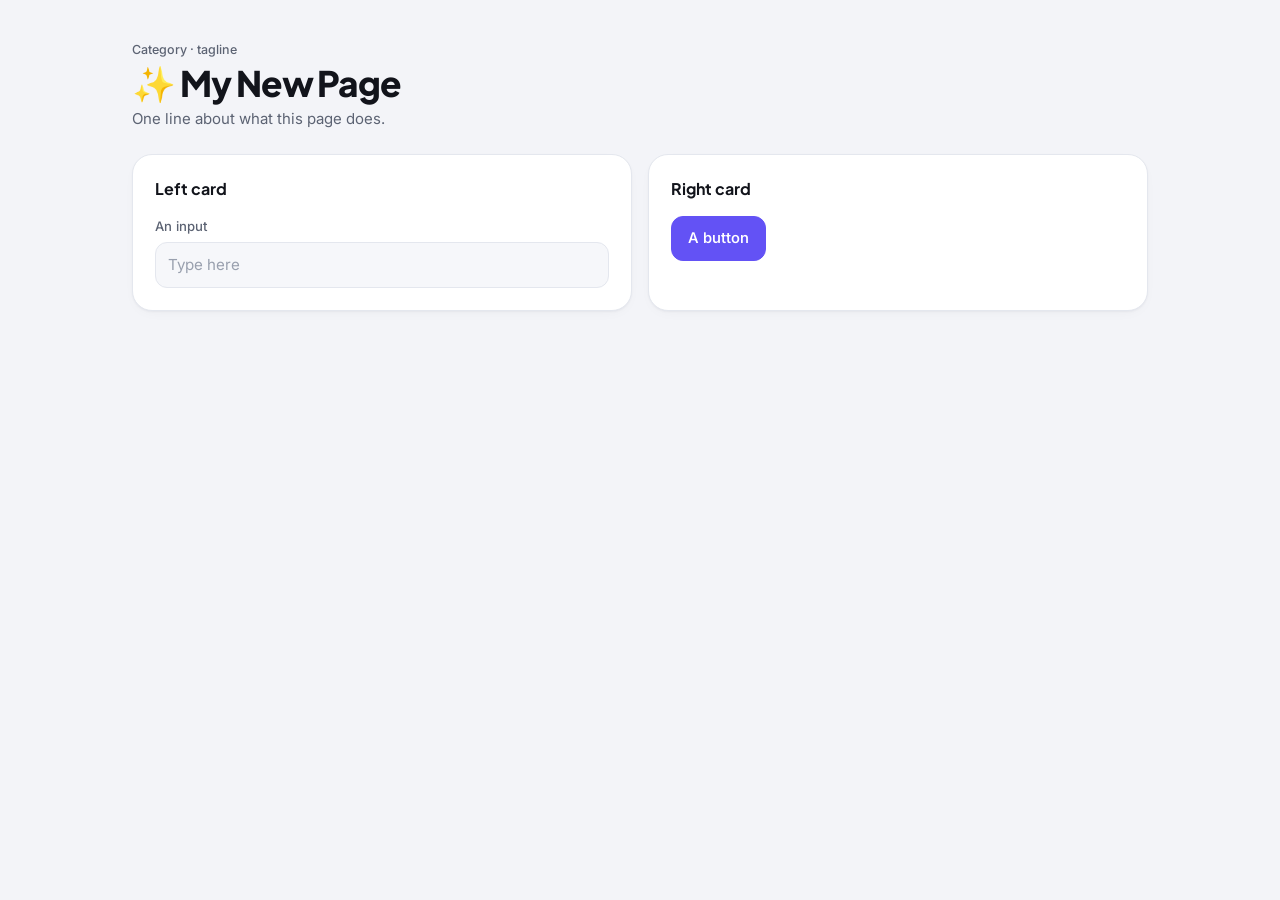
<file: pages/_template/index.html>
<!doctype html>
<html lang="en">
<head>
  <meta charset="utf-8">
  <meta name="viewport" content="width=device-width, initial-scale=1">
  <title>My New Page</title>
  <!-- Shared look: dark/light theme + cards, buttons, inputs -->
  <script src="../_shared/theme.js"></script>
  <link href="https://fonts.googleapis.com/css2?family=Inter:wght@400;500;600;700&family=JetBrains+Mono:wght@500;700&family=Plus+Jakarta+Sans:wght@600;700;800&display=swap" rel="stylesheet">
  <link rel="stylesheet" href="../_shared/ui.css">
  <style>
    .grid { display: grid; gap: 16px; }
    @media (min-width: 900px) { .grid { grid-template-columns: 1fr 1fr; } }
  </style>
</head>
<body>
  <main class="page">
    <header class="page-head">
      <div>
        <p class="eyebrow">Category · tagline</p>
        <h1 class="title">✨ My New Page</h1>
        <p class="lead">One line about what this page does.</p>
      </div>
    </header>
    <div class="grid">
      <section class="card">
        <div class="card-title">Left card</div>
        <label><span class="label">An input</span><input class="input" placeholder="Type here"></label>
      </section>
      <section class="card">
        <div class="card-title">Right card</div>
        <button class="btn primary">A button</button>
      </section>
    </div>
  </main>
</body>
</html>
</file>
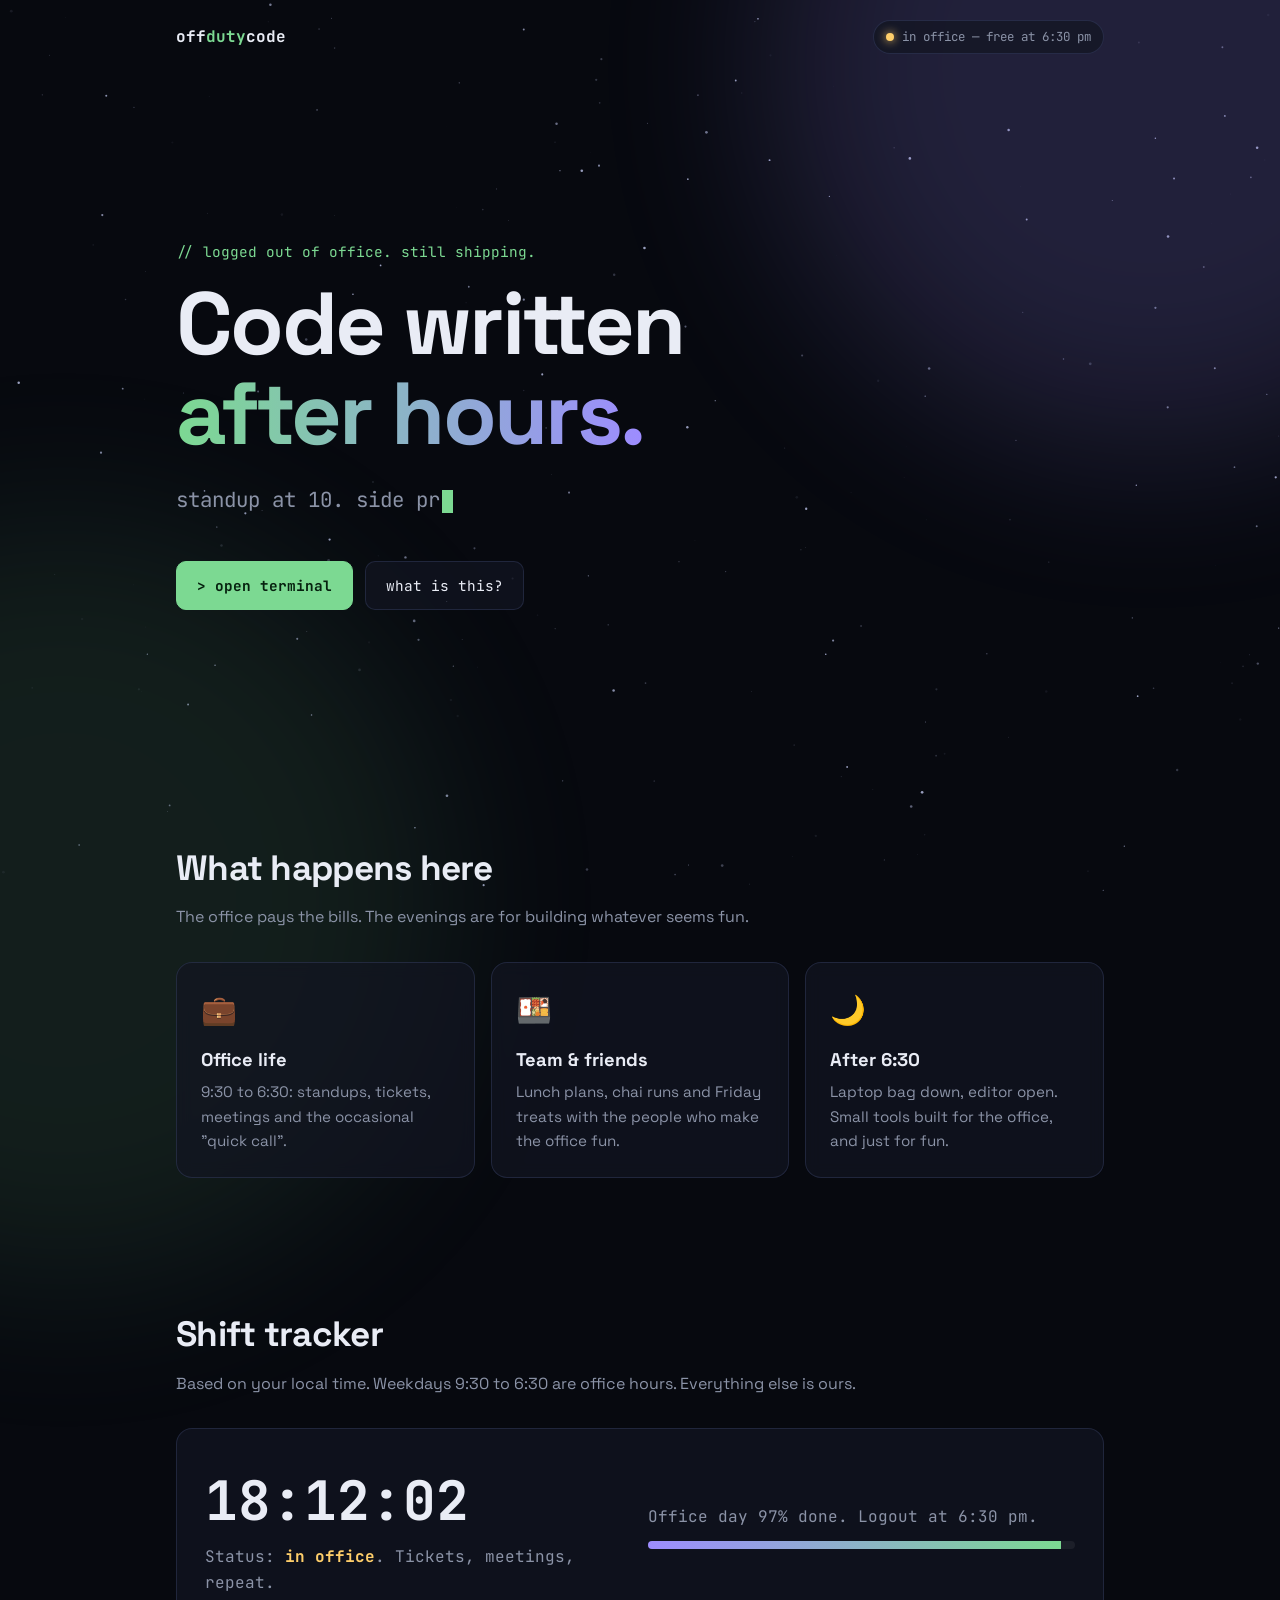
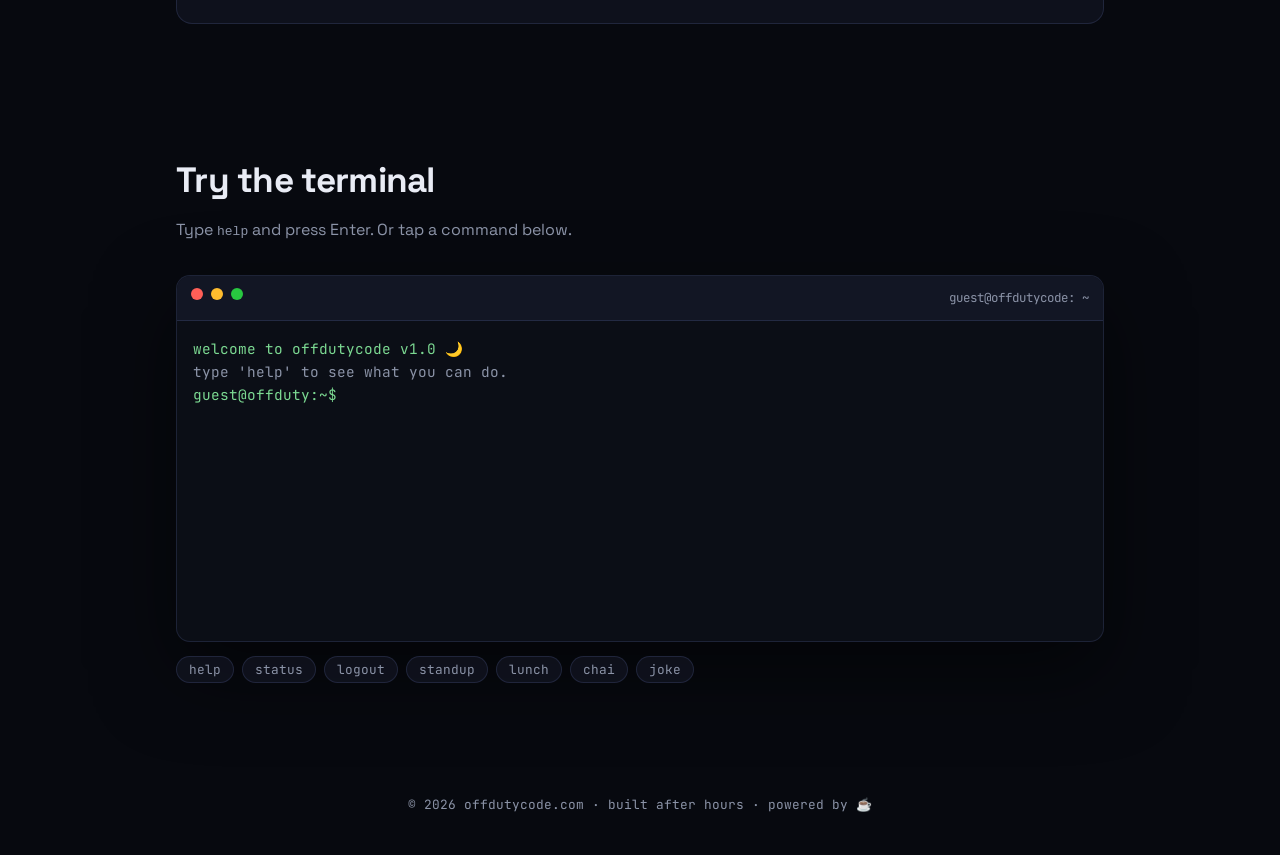
<file: pages/after-hours/index.html>
<!doctype html>
<html lang="en">
<head>
  <meta charset="utf-8">
  <meta name="viewport" content="width=device-width, initial-scale=1">
  <title>After Hours</title>
  <meta name="description" content="OffDutyCode — side projects, experiments and ideas, built after hours.">
  <meta name="theme-color" content="#07090f">
  <link rel="icon" href="data:image/svg+xml,<svg xmlns='http://www.w3.org/2000/svg' viewBox='0 0 100 100'><text y='.9em' font-size='90'>🌙</text></svg>">
  <link rel="preconnect" href="https://fonts.googleapis.com">
  <link rel="preconnect" href="https://fonts.gstatic.com" crossorigin>
  <link href="https://fonts.googleapis.com/css2?family=JetBrains+Mono:wght@400;700&family=Space+Grotesk:wght@400;600;700&display=swap" rel="stylesheet">
  <style>
    :root {
      --bg: #07090f;
      --panel: rgba(18, 22, 34, 0.72);
      --border: rgba(140, 160, 255, 0.14);
      --fg: #e9ecf5;
      --muted: #8b93a7;
      --accent: #7cd992;
      --accent-2: #9d8cff;
      --warn: #ffcf6b;
      --mono: "JetBrains Mono", ui-monospace, Consolas, monospace;
      --sans: "Space Grotesk", system-ui, sans-serif;
    }
    * { box-sizing: border-box; margin: 0; padding: 0; }
    html { scroll-behavior: smooth; }
    body {
      background: var(--bg);
      color: var(--fg);
      font-family: var(--sans);
      line-height: 1.6;
      overflow-x: hidden;
    }
    #sky { position: fixed; inset: 0; z-index: -2; }
    .glow {
      position: fixed; z-index: -1; pointer-events: none;
      width: 60vmax; height: 60vmax; border-radius: 50%;
      filter: blur(90px); opacity: 0.18;
    }
    .glow.a { background: var(--accent-2); top: -25vmax; right: -20vmax; }
    .glow.b { background: var(--accent); bottom: -30vmax; left: -25vmax; opacity: 0.1; }

    .wrap { max-width: 960px; margin: 0 auto; padding: 0 16px; }

    /* Nav */
    nav { display: flex; justify-content: space-between; align-items: center; padding: 20px 0; }
    .logo { font-family: var(--mono); font-weight: 700; color: var(--fg); text-decoration: none; }
    .logo span { color: var(--accent); }
    .status {
      font-family: var(--mono); font-size: 0.78rem; color: var(--muted);
      display: flex; align-items: center; gap: 8px;
      border: 1px solid var(--border); border-radius: 999px; padding: 6px 12px;
      background: var(--panel);
    }
    .dot { width: 8px; height: 8px; border-radius: 50%; background: var(--accent); box-shadow: 0 0 10px var(--accent); }
    .dot.busy { background: var(--warn); box-shadow: 0 0 10px var(--warn); }

    /* Hero */
    .hero { min-height: 78vh; display: flex; flex-direction: column; justify-content: center; padding: 40px 0; }
    .kicker { font-family: var(--mono); color: var(--accent); font-size: 0.9rem; margin-bottom: 16px; }
    h1 {
      font-size: clamp(2.6rem, 9vw, 5.5rem); line-height: 1.02; letter-spacing: -0.03em; font-weight: 700;
    }
    h1 .grad {
      background: linear-gradient(90deg, var(--accent), var(--accent-2));
      -webkit-background-clip: text; background-clip: text; color: transparent;
    }
    .typed { font-family: var(--mono); font-size: clamp(1rem, 3vw, 1.3rem); color: var(--muted); margin-top: 24px; min-height: 2em; }
    .typed b { color: var(--fg); font-weight: 400; }
    .cursor { display: inline-block; width: 0.55em; height: 1.1em; background: var(--accent); vertical-align: text-bottom; margin-left: 2px; animation: blink 1s steps(1) infinite; }
    @keyframes blink { 50% { opacity: 0; } }
    .cta { display: flex; flex-wrap: wrap; gap: 12px; margin-top: 36px; }
    .btn {
      font-family: var(--mono); font-size: 0.9rem; text-decoration: none;
      padding: 12px 20px; border-radius: 10px; border: 1px solid var(--border);
      color: var(--fg); background: var(--panel); transition: transform .15s, border-color .15s;
    }
    .btn:hover { transform: translateY(-2px); border-color: var(--accent); }
    .btn.primary { background: var(--accent); color: #06210f; border-color: var(--accent); font-weight: 700; }

    /* Sections */
    section { padding: 64px 0; }
    h2 { font-size: clamp(1.6rem, 4vw, 2.2rem); letter-spacing: -0.02em; margin-bottom: 8px; }
    .sub { color: var(--muted); margin-bottom: 32px; }
    .grid { display: grid; grid-template-columns: repeat(auto-fit, minmax(240px, 1fr)); gap: 16px; }
    .card {
      background: var(--panel); border: 1px solid var(--border); border-radius: 16px; padding: 24px;
      backdrop-filter: blur(8px); transition: transform .2s, border-color .2s;
    }
    .card:hover { transform: translateY(-4px); border-color: rgba(124, 217, 146, 0.4); }
    .card .icon { font-size: 1.8rem; margin-bottom: 12px; }
    .card h3 { font-size: 1.15rem; margin-bottom: 6px; }
    .card p { color: var(--muted); font-size: 0.95rem; }

    /* Clock */
    .clock {
      display: grid; grid-template-columns: repeat(auto-fit, minmax(200px, 1fr)); gap: 16px; align-items: center;
      background: var(--panel); border: 1px solid var(--border); border-radius: 16px; padding: 28px;
    }
    .time { font-family: var(--mono); font-size: clamp(2.2rem, 7vw, 3.4rem); font-weight: 700; }
    .shift { font-family: var(--mono); color: var(--muted); }
    .shift strong { color: var(--accent); }
    .bar { height: 8px; border-radius: 99px; background: rgba(255,255,255,0.06); overflow: hidden; margin-top: 12px; }
    .bar i { display: block; height: 100%; background: linear-gradient(90deg, var(--accent-2), var(--accent)); width: 0; transition: width .6s; }

    /* Terminal */
    .term {
      background: #0b0e16; border: 1px solid var(--border); border-radius: 14px; overflow: hidden;
      box-shadow: 0 30px 80px rgba(0,0,0,0.5); font-family: var(--mono); font-size: 0.9rem;
    }
    .term-bar { display: flex; gap: 8px; padding: 12px 14px; background: #121624; border-bottom: 1px solid var(--border); }
    .term-bar span { width: 12px; height: 12px; border-radius: 50%; }
    .term-bar span:nth-child(1) { background: #ff5f57; }
    .term-bar span:nth-child(2) { background: #febc2e; }
    .term-bar span:nth-child(3) { background: #28c840; }
    .term-bar em { margin-left: auto; color: var(--muted); font-style: normal; font-size: 0.78rem; }
    .term-body { padding: 16px; height: 320px; overflow-y: auto; cursor: text; }
    .term-body .line { white-space: pre-wrap; word-break: break-word; }
    .term-body .muted { color: var(--muted); }
    .term-body .ok { color: var(--accent); }
    .term-body .hl { color: var(--accent-2); }
    .term-body .warn { color: var(--warn); }
    .prompt-row { display: flex; gap: 8px; }
    .prompt { color: var(--accent); flex-shrink: 0; }
    .term input {
      flex: 1; min-width: 0; background: transparent; border: 0; outline: 0;
      color: var(--fg); font: inherit; caret-color: var(--accent);
    }
    .chips { display: flex; flex-wrap: wrap; gap: 8px; margin-top: 14px; }
    .chip {
      font-family: var(--mono); font-size: 0.8rem; color: var(--muted); background: var(--panel);
      border: 1px solid var(--border); border-radius: 999px; padding: 4px 12px; cursor: pointer;
    }
    .chip:hover { color: var(--fg); border-color: var(--accent); }

    footer { padding: 48px 0 40px; color: var(--muted); font-family: var(--mono); font-size: 0.8rem; text-align: center; }
    footer a { color: var(--muted); }

    .reveal { opacity: 0; transform: translateY(24px); transition: opacity .7s ease, transform .7s ease; }
    .reveal.in { opacity: 1; transform: none; }

    @media (prefers-reduced-motion: reduce) {
      * { animation: none !important; transition: none !important; }
      .reveal { opacity: 1; transform: none; }
    }
  </style>
</head>
<body>
  <canvas id="sky" aria-hidden="true"></canvas>
  <div class="glow a"></div><div class="glow b"></div>

  <div class="wrap">
    <nav>
      <a class="logo" href="#">off<span>duty</span>code</a>
      <div class="status"><i class="dot" id="statusDot"></i><span id="statusText">checking shift…</span></div>
    </nav>

    <header class="hero">
      <p class="kicker">// logged out of office. still shipping.</p>
      <h1>Code written<br><span class="grad">after hours.</span></h1>
      <p class="typed" aria-live="polite"><span id="typed"></span><span class="cursor"></span></p>
      <div class="cta">
        <a class="btn primary" href="#terminal">&gt; open terminal</a>
        <a class="btn" href="#about">what is this?</a>
      </div>
    </header>

    <section id="about" class="reveal">
      <h2>What happens here</h2>
      <p class="sub">The office pays the bills. The evenings are for building whatever seems fun.</p>
      <div class="grid">
        <article class="card">
          <div class="icon">💼</div>
          <h3>Office life</h3>
          <p>9:30 to 6:30: standups, tickets, meetings and the occasional "quick call".</p>
        </article>
        <article class="card">
          <div class="icon">🍱</div>
          <h3>Team &amp; friends</h3>
          <p>Lunch plans, chai runs and Friday treats with the people who make the office fun.</p>
        </article>
        <article class="card">
          <div class="icon">🌙</div>
          <h3>After 6:30</h3>
          <p>Laptop bag down, editor open. Small tools built for the office, and just for fun.</p>
        </article>
      </div>
    </section>

    <section class="reveal">
      <h2>Shift tracker</h2>
      <p class="sub">Based on your local time. Weekdays 9:30 to 6:30 are office hours. Everything else is ours.</p>
      <div class="clock">
        <div>
          <div class="time" id="clock">--:--:--</div>
          <div class="shift" id="shift">…</div>
        </div>
        <div>
          <div class="shift" id="barLabel">…</div>
          <div class="bar"><i id="bar"></i></div>
        </div>
      </div>
    </section>

    <section id="terminal" class="reveal">
      <h2>Try the terminal</h2>
      <p class="sub">Type <code>help</code> and press Enter. Or tap a command below.</p>
      <div class="term">
        <div class="term-bar"><span></span><span></span><span></span><em>guest@offdutycode: ~</em></div>
        <div class="term-body" id="termBody">
          <div id="termOut"></div>
          <div class="prompt-row">
            <span class="prompt">guest@offduty:~$</span>
            <input id="termIn" autocomplete="off" spellcheck="false" aria-label="Terminal input">
          </div>
        </div>
      </div>
      <div class="chips" id="chips"></div>
    </section>

    <footer>
      <p>&copy; <span id="year"></span> offdutycode.com &middot; built after hours &middot; powered by ☕</p>
    </footer>
  </div>

  <script>
    const reduceMotion = window.matchMedia("(prefers-reduced-motion: reduce)").matches;

    /* ---------- Starfield ---------- */
    (() => {
      const c = document.getElementById("sky");
      const ctx = c.getContext("2d");
      let w, h, stars = [], shooting = null;
      function resize() {
        w = c.width = innerWidth * devicePixelRatio;
        h = c.height = innerHeight * devicePixelRatio;
        c.style.width = innerWidth + "px";
        c.style.height = innerHeight + "px";
        const count = Math.min(260, Math.floor((innerWidth * innerHeight) / 5000));
        stars = Array.from({ length: count }, () => ({
          x: Math.random() * w, y: Math.random() * h,
          r: (Math.random() * 1.2 + 0.2) * devicePixelRatio,
          s: Math.random() * 0.15 + 0.02,
          t: Math.random() * Math.PI * 2
        }));
      }
      function frame() {
        ctx.clearRect(0, 0, w, h);
        for (const st of stars) {
          st.t += 0.02;
          st.y -= st.s * devicePixelRatio;
          if (st.y < 0) { st.y = h; st.x = Math.random() * w; }
          ctx.globalAlpha = 0.4 + Math.sin(st.t) * 0.35;
          ctx.fillStyle = "#cfd6ff";
          ctx.beginPath(); ctx.arc(st.x, st.y, st.r, 0, Math.PI * 2); ctx.fill();
        }
        if (!shooting && Math.random() < 0.004) {
          shooting = { x: Math.random() * w * 0.7, y: Math.random() * h * 0.4, l: 0 };
        }
        if (shooting) {
          shooting.l += 18 * devicePixelRatio;
          const len = 120 * devicePixelRatio;
          const x = shooting.x + shooting.l, y = shooting.y + shooting.l * 0.45;
          const g = ctx.createLinearGradient(x - len, y - len * 0.45, x, y);
          g.addColorStop(0, "rgba(255,255,255,0)"); g.addColorStop(1, "rgba(255,255,255,0.9)");
          ctx.globalAlpha = 1; ctx.strokeStyle = g; ctx.lineWidth = 1.5 * devicePixelRatio;
          ctx.beginPath(); ctx.moveTo(x - len, y - len * 0.45); ctx.lineTo(x, y); ctx.stroke();
          if (x > w || y > h) shooting = null;
        }
        if (!reduceMotion) requestAnimationFrame(frame);
      }
      addEventListener("resize", () => { resize(); if (reduceMotion) frame(); });
      resize(); frame();
    })();

    /* ---------- Typing taglines ---------- */
    (() => {
      const el = document.getElementById("typed");
      const lines = [
        "standup at 10. side projects at 10pm.",
        "meetings that could have been emails.",
        "chai breaks with the team.",
        "ideas that refused to wait for Monday.",
        "git commit -m \"after the 6:30 logout\""
      ];
      if (reduceMotion) { el.textContent = lines[0]; return; }
      let i = 0, j = 0, deleting = false;
      (function tick() {
        const full = lines[i];
        j += deleting ? -1 : 1;
        el.textContent = full.slice(0, j);
        let wait = deleting ? 30 : 60;
        if (!deleting && j === full.length) { wait = 1800; deleting = true; }
        else if (deleting && j === 0) { deleting = false; i = (i + 1) % lines.length; wait = 400; }
        setTimeout(tick, wait);
      })();
    })();

    /* ---------- Shift clock ---------- */
    function shiftInfo(d = new Date()) {
      const day = d.getDay(), hr = d.getHours() + d.getMinutes() / 60;
      const weekday = day >= 1 && day <= 5;
      const onDuty = weekday && hr >= 9.5 && hr < 18.5; // office: 9:30 to 6:30
      return { onDuty, weekday, hr };
    }
    function updateClock() {
      const d = new Date();
      const { onDuty, weekday, hr } = shiftInfo(d);
      document.getElementById("clock").textContent = d.toLocaleTimeString([], { hour12: false });
      const dot = document.getElementById("statusDot");
      const st = document.getElementById("statusText");
      const shift = document.getElementById("shift");
      const label = document.getElementById("barLabel");
      const bar = document.getElementById("bar");
      if (onDuty) {
        dot.classList.add("busy");
        st.textContent = "in office — free at 6:30 pm";
        shift.innerHTML = "Status: <strong style='color:var(--warn)'>in office</strong>. Tickets, meetings, repeat.";
        const pct = ((hr - 9.5) / 9) * 100;
        label.textContent = `Office day ${pct.toFixed(0)}% done. Logout at 6:30 pm.`;
        bar.style.width = pct + "%";
      } else {
        dot.classList.remove("busy");
        st.textContent = "off duty — building";
        shift.innerHTML = weekday
          ? "Status: <strong>off duty</strong>. Logged out, editor open, chai brewing."
          : "Status: <strong>off duty</strong>. It's the weekend. Ship something.";
        // Off-duty energy: peaks near midnight
        const fromSix = ((hr - 18.5 + 24) % 24);
        const energy = Math.max(10, 100 - Math.abs(fromSix - 6) * 9);
        label.textContent = `Late-night focus level: ${energy.toFixed(0)}%`;
        bar.style.width = energy + "%";
      }
    }
    updateClock(); setInterval(updateClock, 1000);
    document.getElementById("year").textContent = new Date().getFullYear();

    /* ---------- Reveal on scroll ---------- */
    const io = new IntersectionObserver(es => es.forEach(e => {
      if (e.isIntersecting) { e.target.classList.add("in"); io.unobserve(e.target); }
    }), { threshold: 0.15 });
    document.querySelectorAll(".reveal").forEach(el => io.observe(el));

    /* ---------- Terminal ---------- */
    (() => {
      const out = document.getElementById("termOut");
      const input = document.getElementById("termIn");
      const body = document.getElementById("termBody");
      const history = []; let hIdx = 0;
      const coffees = { n: 0 };
      const quotes = [
        "It works on my machine. — everyone, at some point",
        "First, solve the problem. Then, write the code. — John Johnson",
        "Simplicity is prerequisite for reliability. — Edsger Dijkstra",
        "Talk is cheap. Show me the code. — Linus Torvalds",
        "Make it work, make it right, make it fast. — Kent Beck"
      ];

      function print(text, cls = "") {
        const div = document.createElement("div");
        div.className = "line " + cls;
        div.textContent = text;
        out.appendChild(div);
        body.scrollTop = body.scrollHeight;
      }

      const cmds = {
        help: () => [
          ["Available commands:", "hl"],
          ["  about      what is offdutycode"],
          ["  status     am I on duty right now?"],
          ["  ls         list what's in here"],
          ["  projects   see what's being built"],
          ["  coffee     refuel"],
          ["  chai       chai break with the team"],
          ["  standup    today's standup update"],
          ["  meeting    join the next meeting"],
          ["  lunch      what's for lunch?"],
          ["  logout     time left until 6:30 pm"],
          ["  quote      random dev wisdom"],
          ["  joke       a programmer joke"],
          ["  date       current date and time"],
          ["  echo TEXT  repeat after me"],
          ["  clear      clean the screen"]
        ],
        about: () => [
          ["offdutycode = code written after the office day ends."],
          ["Office 9:30 to 6:30. After that: small tools, team fun and experiments.", "muted"]
        ],
        chai: () => [["☕ chai break! 5 minutes, the whole team, the usual gossip.", "ok"]],
        standup: () => {
          const y = ["fixed the login bug", "reviewed 3 PRs", "sat in 4 meetings", "wrote tests (finally)"];
          const t = ["ship the feature", "clear the ticket backlog", "survive the sprint review", "lunch with the team"];
          const r = a => a[Math.floor(Math.random() * a.length)];
          return [["Yesterday: " + r(y)], ["Today:     " + r(t)], ["Blockers:  waiting on that one approval 🙃", "warn"]];
        },
        meeting: () => [["📅 joining… you're on mute. no wait, you're not. 😅", "hl"], ["this meeting could have been an email.", "muted"]],
        lunch: () => {
          const l = ["biryani with the team 🍛", "office canteen thali 🍱", "pizza, someone's birthday 🍕", "dosa run 🥞", "leftovers at the desk 🥲"];
          return [["today's lunch: " + l[Math.floor(Math.random() * l.length)], "ok"]];
        },
        logout: () => {
          const d = new Date(), end = new Date(d); end.setHours(18, 30, 0, 0);
          const { onDuty } = shiftInfo(d);
          if (!onDuty) return [["you're already logged out. enjoy the evening 🌙", "ok"]];
          const m = Math.round((end - d) / 60000);
          return [[`⏳ ${Math.floor(m / 60)}h ${m % 60}m until 6:30 pm logout.`, "warn"]];
        },
        whoami: () => [["guest. welcome, make yourself at home.", "ok"]],
        status: () => {
          const { onDuty } = shiftInfo();
          return onDuty
            ? [["● in office. back after 6:30 pm.", "warn"]]
            : [["● logged out of office. building things.", "ok"]];
        },
        ls: () => [["projects/  notes/  experiments/  ideas.txt  coffee.log", "hl"]],
        projects: () => [
          ["[■■■■■■■□□□] offdutycode.com   — you're looking at it", "ok"],
          ["[■■■□□□□□□□] secret-project-1  — loading…", "muted"],
          ["[■□□□□□□□□□] ideas.txt         — 47 ideas, 0 regrets", "muted"]
        ],
        "cat": (args) => {
          if (args[0] === "ideas.txt") return [["1. build the thing\n2. ship the thing\n3. repeat", "muted"]];
          if (args[0] === "coffee.log") return [[`cups today: ${coffees.n}`, "muted"]];
          return [[`cat: ${args[0] || ""}: no such file`, "warn"]];
        },
        coffee: () => {
          coffees.n++;
          const msg = coffees.n >= 5 ? "  ...maybe try water next? 💧" : "";
          return [[`☕ cup #${coffees.n} brewed. productivity +${10 + Math.floor(Math.random() * 20)}%${msg}`, "ok"]];
        },
        quote: () => [[quotes[Math.floor(Math.random() * quotes.length)], "hl"]],
        joke: () => {
          const jokes = [
            "Why do programmers prefer dark mode? Because light attracts bugs.",
            "There are 10 kinds of people: those who understand binary and those who don't.",
            "A SQL query walks into a bar, walks up to two tables and asks: 'Can I join you?'",
            "I'd tell you a UDP joke, but you might not get it.",
            "My manager said 'think outside the box'. So I worked from the cafeteria.",
            "Status at 6:29 pm: 'just one small change'. Status at 9 pm: still changing."
          ];
          return [[jokes[Math.floor(Math.random() * jokes.length)]]];
        },
        date: () => [[new Date().toString(), "muted"]],
        echo: (args) => [[args.join(" ")]],
        sudo: () => [["nice try. permission denied. 😄", "warn"]],
        exit: () => [["you can't clock out of off-duty. 🌙", "hl"]],
        clear: () => { out.innerHTML = ""; return []; }
      };

      function run(raw) {
        const line = raw.trim();
        print(`guest@offduty:~$ ${line}`, "muted");
        if (!line) return;
        history.push(line); hIdx = history.length;
        const [name, ...args] = line.split(/\s+/);
        const fn = cmds[name.toLowerCase()];
        if (!fn) { print(`command not found: ${name}. type 'help'.`, "warn"); return; }
        for (const [text, cls] of fn(args)) print(text, cls);
      }

      input.addEventListener("keydown", e => {
        if (e.key === "Enter") { run(input.value); input.value = ""; }
        else if (e.key === "ArrowUp" && hIdx > 0) { input.value = history[--hIdx]; e.preventDefault(); }
        else if (e.key === "ArrowDown") {
          hIdx = Math.min(history.length, hIdx + 1);
          input.value = history[hIdx] || "";
          e.preventDefault();
        }
      });
      body.addEventListener("click", () => input.focus({ preventScroll: true }));

      const chips = document.getElementById("chips");
      ["help", "status", "logout", "standup", "lunch", "chai", "joke"].forEach(c => {
        const b = document.createElement("button");
        b.className = "chip"; b.textContent = c;
        b.onclick = () => { run(c); input.focus({ preventScroll: true }); };
        chips.appendChild(b);
      });

      print("welcome to offdutycode v1.0 🌙", "ok");
      print("type 'help' to see what you can do.", "muted");
    })();
  </script>
</body>
</html>
</file>
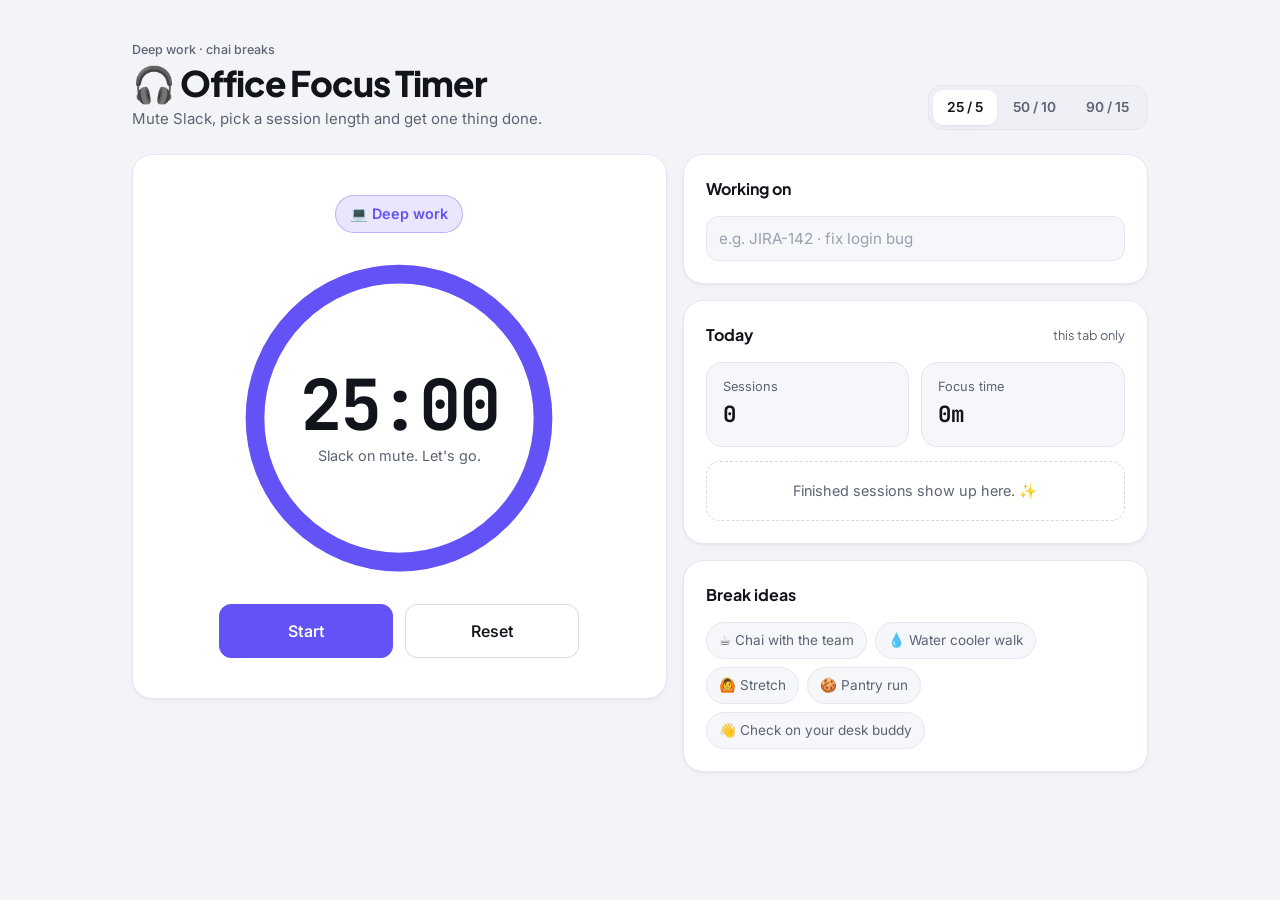
<file: pages/focus-timer/index.html>
<!doctype html>
<html lang="en">
<head>
  <meta charset="utf-8">
  <meta name="viewport" content="width=device-width, initial-scale=1">
  <title>Office Focus Timer</title>
  <script src="../_shared/theme.js"></script>
  <link rel="preconnect" href="https://fonts.googleapis.com">
  <link rel="preconnect" href="https://fonts.gstatic.com" crossorigin>
  <link href="https://fonts.googleapis.com/css2?family=Inter:wght@400;500;600;700&family=JetBrains+Mono:wght@500;700&family=Plus+Jakarta+Sans:wght@600;700;800&display=swap" rel="stylesheet">
  <link rel="stylesheet" href="../_shared/ui.css">
  <style>
    :root { --mode: var(--accent); }
    body.rest { --accent: var(--amber); --mode: var(--amber); --accent-fg: #2b1a00; }
    body { transition: background .6s; }
    .layout { display: grid; gap: 16px; }
    @media (min-width: 900px) { .layout { grid-template-columns: minmax(0, 1.15fr) minmax(0, 1fr); align-items: start; } }

    .timer { display: flex; flex-direction: column; align-items: center; text-align: center; gap: 22px; padding-block: clamp(24px, 4vw, 40px); overflow: hidden; }
    .mode-tag { display: inline-flex; align-items: center; gap: 8px; font-weight: 600; font-size: 0.9rem; padding: 7px 14px; border-radius: 99px; color: var(--mode); background: color-mix(in srgb, var(--mode) 14%, transparent); border: 1px solid color-mix(in srgb, var(--mode) 35%, transparent); }
    .dial { position: relative; width: min(72vw, 320px); aspect-ratio: 1; }
    .dial svg { position: relative; width: 100%; height: 100%; transform: rotate(-90deg); }
    .dial circle { fill: none; stroke-width: 7; }
    .dial .track { stroke: var(--line); }
    .dial .prog { stroke: var(--mode); stroke-linecap: round; transition: stroke-dashoffset .5s linear, stroke .4s; }
    .readout { position: absolute; inset: 0; display: grid; place-content: center; gap: 4px; }
    .readout b { font-family: var(--mono); font-size: clamp(3rem, 14vw, 4.4rem); font-weight: 700; letter-spacing: -0.03em; line-height: 1; }
    .readout span { color: var(--muted); font-size: 0.9rem; padding: 0 30px; }
    .controls { display: flex; gap: 12px; width: 100%; max-width: 360px; }
    .controls .btn { flex: 1; padding: 14px; font-size: 1rem; }

    .side { display: grid; gap: 16px; }
    .task-row { display: grid; gap: 12px; }
    .stat-row { display: grid; grid-template-columns: repeat(2, 1fr); gap: 12px; margin-bottom: 14px; }
    .mini { padding: 14px 16px; border-radius: 16px; background: var(--inset); border: 1px solid var(--line); }
    .mini span { display: block; color: var(--muted); font-size: 0.8rem; }
    .mini b { font-family: var(--mono); font-size: 1.4rem; }
    .log { list-style: none; display: grid; gap: 8px; max-height: 260px; overflow-y: auto; }
    .log li { display: flex; align-items: center; gap: 12px; padding: 11px 14px; border-radius: 14px; background: var(--inset); border: 1px solid var(--line); font-size: 0.92rem; }
    .log li .t { margin-left: auto; color: var(--muted); font-family: var(--mono); font-size: 0.78rem; }
    .empty { color: var(--muted); font-size: 0.9rem; text-align: center; padding: 18px; border: 1px dashed var(--line-2); border-radius: 14px; }
    .tips { display: flex; flex-wrap: wrap; gap: 8px; }
    .tip { font-size: 0.85rem; padding: 7px 12px; border-radius: 99px; background: var(--inset); border: 1px solid var(--line); color: var(--muted); }
  </style>
</head>
<body>
  <main class="page">
    <header class="page-head">
      <div>
        <p class="eyebrow">Deep work · chai breaks</p>
        <h1 class="title">🎧 Office Focus Timer</h1>
        <p class="lead">Mute Slack, pick a session length and get one thing done.</p>
      </div>
      <div class="seg" id="presets" role="group" aria-label="Session length">
        <button data-w="25" data-r="5" class="on">25 / 5</button>
        <button data-w="50" data-r="10">50 / 10</button>
        <button data-w="90" data-r="15">90 / 15</button>
      </div>
    </header>

    <div class="layout">
      <section class="card timer">
        <span class="mode-tag" id="mode">💻 Deep work</span>
        <div class="dial">
          <svg viewBox="0 0 120 120"><circle class="track" cx="60" cy="60" r="54"/><circle class="prog" id="prog" cx="60" cy="60" r="54"/></svg>
          <div class="readout"><b id="time">25:00</b><span id="hint">Slack on mute. Let's go.</span></div>
        </div>
        <div class="controls">
          <button class="btn primary" id="start">Start</button>
          <button class="btn" id="reset">Reset</button>
        </div>
      </section>

      <div class="side">
        <section class="card">
          <div class="card-title">Working on</div>
          <div class="task-row">
            <input class="input" id="task" maxlength="60" placeholder="e.g. JIRA-142 · fix login bug">
          </div>
        </section>
        <section class="card">
          <div class="card-title">Today <small>this tab only</small></div>
          <div class="stat-row">
            <div class="mini"><span>Sessions</span><b id="count">0</b></div>
            <div class="mini"><span>Focus time</span><b id="focusTime">0m</b></div>
          </div>
          <ul class="log" id="log"></ul>
          <p class="empty" id="empty">Finished sessions show up here. ✨</p>
        </section>
        <section class="card">
          <div class="card-title">Break ideas</div>
          <div class="tips"><span class="tip">☕ Chai with the team</span><span class="tip">💧 Water cooler walk</span><span class="tip">🙆 Stretch</span><span class="tip">🍪 Pantry run</span><span class="tip">👋 Check on your desk buddy</span></div>
        </section>
      </div>
    </div>
  </main>
  <script>
    const $ = id => document.getElementById(id);
    let LEN = { focus: 25 * 60, rest: 5 * 60 };
    const C = 2 * Math.PI * 54;
    const prog = $("prog");
    prog.style.strokeDasharray = C;
    let mode = "focus", left = LEN.focus, timer = null, done = 0, focusSecs = 0;
    const breakIdeas = ["Chai break with the team ☕", "Walk to the water cooler 💧", "Stretch, you've earned it 🙆", "Check on your desk buddy 👋", "Snack run to the pantry 🍪"];
    const focusIdeas = ["Slack on mute. Let's go.", "Headphones on, notifications off 🎧", "One ticket at a time.", "Pretend there are no meetings."];
    const pick = a => a[Math.floor(Math.random() * a.length)];

    function draw() {
      const m = String(Math.floor(left / 60)).padStart(2, "0"), s = String(left % 60).padStart(2, "0");
      $("time").textContent = `${m}:${s}`;
      document.title = `${m}:${s} · ${mode === "focus" ? "Deep work" : "Break"}`;
      prog.style.strokeDashoffset = C * (1 - left / LEN[mode]);
      $("mode").textContent = mode === "focus" ? "💻 Deep work" : "☕ Break time";
      document.body.classList.toggle("rest", mode === "rest");
    }
    function tick() {
      if (mode === "focus") focusSecs++;
      $("focusTime").textContent = focusSecs >= 3600 ? `${Math.floor(focusSecs / 3600)}h ${Math.floor(focusSecs % 3600 / 60)}m` : `${Math.floor(focusSecs / 60)}m`;
      if (--left > 0) return draw();
      if (mode === "focus") {
        done++;
        const li = document.createElement("li");
        const name = document.createElement("span"); name.textContent = "✅ " + ($("task").value.trim() || "Focus session");
        const t = document.createElement("span"); t.className = "t"; t.textContent = new Date().toLocaleTimeString([], { hour: "numeric", minute: "2-digit" });
        li.append(name, t); $("log").prepend(li);
        $("empty").hidden = true;
        $("count").textContent = done;
      }
      mode = mode === "focus" ? "rest" : "focus";
      left = LEN[mode];
      $("hint").textContent = mode === "focus" ? pick(focusIdeas) : pick(breakIdeas);
      draw();
    }
    function stop() { clearInterval(timer); timer = null; $("start").textContent = "Start"; }
    $("start").onclick = () => {
      if (timer) { stop(); $("hint").textContent = "Paused. Someone stopped by your desk?"; }
      else { timer = setInterval(tick, 1000); $("start").textContent = "Pause"; $("hint").textContent = mode === "focus" ? pick(focusIdeas) : pick(breakIdeas); }
    };
    function reset() { stop(); mode = "focus"; left = LEN.focus; $("hint").textContent = "Slack on mute. Let's go."; draw(); }
    $("reset").onclick = reset;
    $("presets").addEventListener("click", e => {
      const b = e.target.closest("button"); if (!b) return;
      document.querySelectorAll("#presets button").forEach(x => x.classList.toggle("on", x === b));
      LEN = { focus: +b.dataset.w * 60, rest: +b.dataset.r * 60 };
      reset();
    });
    draw();
  </script>
</body>
</html>
</file>
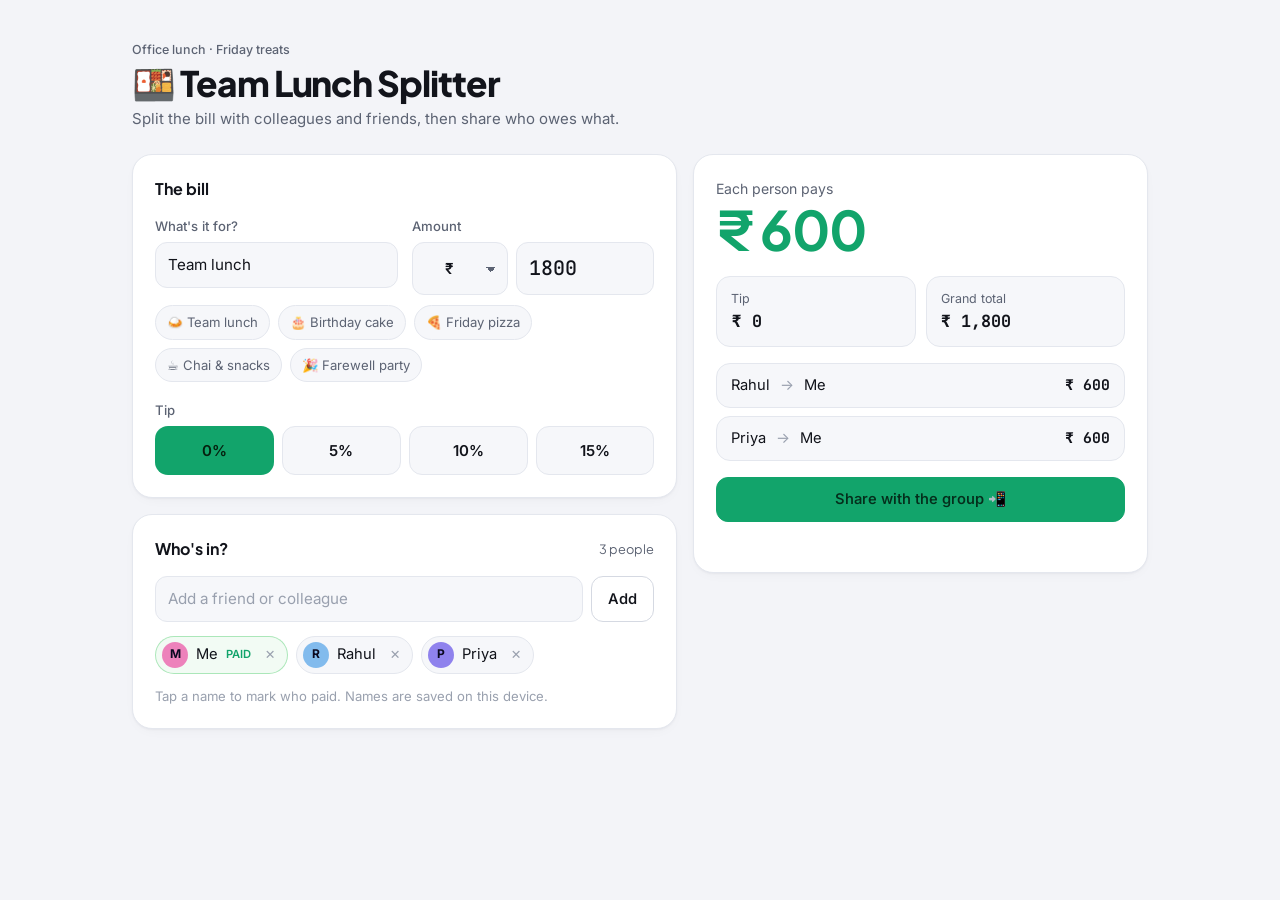
<file: pages/lunch-splitter/index.html>
<!doctype html>
<html lang="en">
<head>
  <meta charset="utf-8">
  <meta name="viewport" content="width=device-width, initial-scale=1">
  <title>Team Lunch Splitter</title>
  <script src="../_shared/theme.js"></script>
  <link rel="preconnect" href="https://fonts.googleapis.com">
  <link rel="preconnect" href="https://fonts.gstatic.com" crossorigin>
  <link href="https://fonts.googleapis.com/css2?family=Inter:wght@400;500;600;700&family=JetBrains+Mono:wght@500;700&family=Plus+Jakarta+Sans:wght@600;700;800&display=swap" rel="stylesheet">
  <link rel="stylesheet" href="../_shared/ui.css">
  <style>
    :root { --accent: var(--green); --accent-fg: #052e1c; }
    .layout { display: grid; gap: 16px; }
    @media (min-width: 900px) {
      .layout { grid-template-columns: minmax(0, 1.2fr) minmax(0, 1fr); align-items: start; }
      .result { position: sticky; top: 24px; }
    }
    .grid2 { display: grid; grid-template-columns: 1fr; gap: 14px; }
    @media (min-width: 560px) { .grid2 { grid-template-columns: 1fr 1fr; } }
    .amount { display: grid; grid-template-columns: 96px 1fr; gap: 8px; }
    select.input { appearance: none; text-align: center; font-weight: 600; }
    #bill { font-family: var(--mono); font-size: 1.25rem; font-weight: 500; }
    .tips { display: grid; grid-template-columns: repeat(4, 1fr); gap: 8px; }
    .tips button { padding: 12px 0; border-radius: 13px; border: 1px solid var(--line); background: var(--inset); font-weight: 600; transition: all .15s; }
    .tips button:hover { border-color: var(--line-2); }
    .tips button.on { background: var(--green); border-color: transparent; color: #06210f; }
    .presets { display: flex; flex-wrap: wrap; gap: 8px; margin-top: 10px; }
    .presets button { font-size: 0.82rem; padding: 6px 11px; border-radius: 99px; border: 1px solid var(--line); background: var(--inset); color: var(--muted); }
    .presets button:hover { color: var(--fg); border-color: var(--line-2); }

    .add { display: grid; grid-template-columns: 1fr auto; gap: 8px; }
    .people { display: flex; flex-wrap: wrap; gap: 8px; margin-top: 14px; }
    .person { display: inline-flex; align-items: center; gap: 8px; padding: 5px 6px 5px 6px; border-radius: 99px; background: var(--inset); border: 1px solid var(--line); font-size: 0.92rem; cursor: pointer; transition: border-color .15s; }
    .person:hover { border-color: var(--line-2); }
    .person .av { width: 26px; height: 26px; border-radius: 50%; display: grid; place-items: center; font-size: 0.75rem; font-weight: 700; color: #0b0920; }
    .person.payer { border-color: rgba(124,217,146,0.6); background: rgba(124,217,146,0.1); }
    .person .x { border: 0; background: transparent; color: var(--dim); width: 22px; height: 22px; border-radius: 50%; font-size: 0.8rem; }
    .person .x:hover { color: var(--fg); background: var(--panel-2); }
    .paid { font-size: 0.7rem; font-weight: 600; color: var(--green); }
    .hint { color: var(--dim); font-size: 0.82rem; margin-top: 12px; }

    .result { overflow: hidden; }
    .each span { color: var(--muted); font-size: 0.88rem; }
    .each b { display: block; font-family: var(--display); font-size: clamp(2.6rem, 8vw, 3.4rem); font-weight: 700; letter-spacing: -0.03em; line-height: 1.1; color: var(--green); }
    .totals { display: grid; grid-template-columns: 1fr 1fr; gap: 10px; margin: 16px 0; }
    .totals div { padding: 12px 14px; border-radius: 14px; background: var(--inset); border: 1px solid var(--line); }
    .totals span { display: block; color: var(--muted); font-size: 0.78rem; }
    .totals b { font-family: var(--mono); font-size: 1.05rem; }
    .owes { list-style: none; display: grid; gap: 8px; margin-bottom: 16px; }
    .owes li { display: flex; align-items: center; gap: 10px; padding: 10px 14px; border-radius: 14px; background: var(--inset); border: 1px solid var(--line); font-size: 0.92rem; }
    .owes li .arrow { color: var(--dim); }
    .owes li b { margin-left: auto; font-family: var(--mono); }
    .toast { text-align: center; color: var(--green); font-size: 0.85rem; min-height: 1.3em; margin-top: 10px; }
  </style>
</head>
<body>
  <main class="page">
    <header class="page-head">
      <div>
        <p class="eyebrow">Office lunch · Friday treats</p>
        <h1 class="title">🍱 Team Lunch Splitter</h1>
        <p class="lead">Split the bill with colleagues and friends, then share who owes what.</p>
      </div>
    </header>

    <div class="layout">
      <div class="stack">
        <section class="card">
          <div class="card-title">The bill</div>
          <div class="grid2">
            <label><span class="label">What's it for?</span><input class="input" id="what" maxlength="40" value="Team lunch"></label>
            <div>
              <span class="label">Amount</span>
              <div class="amount">
                <select class="input" id="cur" aria-label="Currency"><option>₹</option><option>$</option><option>€</option><option>£</option><option>AED</option></select>
                <input class="input" id="bill" type="number" inputmode="decimal" min="0" step="0.01" value="1800" aria-label="Bill amount">
              </div>
            </div>
          </div>
          <div class="presets" id="whatPresets">
            <button type="button">🍛 Team lunch</button><button type="button">🎂 Birthday cake</button><button type="button">🍕 Friday pizza</button><button type="button">☕ Chai &amp; snacks</button><button type="button">🎉 Farewell party</button>
          </div>
          <span class="label" style="margin-top:18px">Tip</span>
          <div class="tips" id="tips"></div>
        </section>

        <section class="card">
          <div class="card-title">Who's in? <small id="headcount"></small></div>
          <form class="add" id="addForm" autocomplete="off">
            <input class="input" id="name" maxlength="20" placeholder="Add a friend or colleague">
            <button class="btn" type="submit">Add</button>
          </form>
          <div class="people" id="people"></div>
          <p class="hint">Tap a name to mark who paid. Names are saved on this device.</p>
        </section>
      </div>

      <section class="card result">
        <div class="each"><span>Each person pays</span><b id="each">0</b></div>
        <div class="totals">
          <div><span>Tip</span><b id="tip">0</b></div>
          <div><span>Grand total</span><b id="total">0</b></div>
        </div>
        <ul class="owes" id="owes"></ul>
        <button class="btn primary block" id="share">Share with the group 📲</button>
        <p class="toast" id="toast" role="status"></p>
      </section>
    </div>
  </main>
  <script>
    const $ = id => document.getElementById(id);
    let pct = 0, payer = 0;
    let people = (() => { try { return JSON.parse(localStorage.getItem("lunchPeople")) || null; } catch { return null; } })() || ["Me", "Rahul", "Priya"];
    const savePeople = () => { try { localStorage.setItem("lunchPeople", JSON.stringify(people)); } catch {} };
    const money = v => `${$("cur").value} ${v.toLocaleString(undefined, { maximumFractionDigits: 2, minimumFractionDigits: v % 1 ? 2 : 0 })}`;
    const hue = s => { let h = 0; for (const c of s) h = (h * 31 + c.charCodeAt(0)) % 360; return h; };

    [0, 5, 10, 15].forEach(p => {
      const b = document.createElement("button");
      b.type = "button"; b.textContent = p + "%";
      b.onclick = () => { pct = p; calc(); };
      $("tips").appendChild(b);
    });
    $("whatPresets").addEventListener("click", e => {
      const b = e.target.closest("button"); if (!b) return;
      $("what").value = b.textContent.replace(/^\S+\s/, "");
    });

    function renderPeople() {
      const box = $("people"); box.innerHTML = "";
      people.forEach((n, i) => {
        const chip = document.createElement("span");
        chip.className = "person" + (i === payer ? " payer" : "");
        chip.setAttribute("role", "button"); chip.tabIndex = 0;
        chip.title = "Mark as the one who paid";
        const av = document.createElement("span"); av.className = "av";
        av.style.background = `hsl(${hue(n)} 75% 72%)`; av.textContent = n.slice(0, 1).toUpperCase();
        const nm = document.createElement("span"); nm.textContent = n;
        chip.append(av, nm);
        if (i === payer) { const p = document.createElement("span"); p.className = "paid"; p.textContent = "PAID"; chip.append(p); }
        const pickPayer = () => { payer = i; renderPeople(); calc(); };
        chip.onclick = pickPayer;
        chip.onkeydown = e => { if (e.key === "Enter" || e.key === " ") { e.preventDefault(); pickPayer(); } };
        const x = document.createElement("button");
        x.type = "button"; x.className = "x"; x.textContent = "✕"; x.setAttribute("aria-label", `Remove ${n}`);
        x.onclick = e => {
          e.stopPropagation();
          if (people.length <= 1) return;
          people.splice(i, 1);
          if (payer >= people.length || payer === i) payer = 0; else if (i < payer) payer--;
          savePeople(); renderPeople(); calc();
        };
        chip.append(x); box.append(chip);
      });
      $("headcount").textContent = `${people.length} ${people.length === 1 ? "person" : "people"}`;
    }

    function calc() {
      const bill = Math.max(0, parseFloat($("bill").value) || 0);
      const tip = bill * pct / 100, total = bill + tip, n = people.length, each = total / n;
      $("tip").textContent = money(tip);
      $("total").textContent = money(total);
      $("each").textContent = money(each);
      [...$("tips").children].forEach(b => b.classList.toggle("on", b.textContent === pct + "%"));
      const owes = $("owes"); owes.innerHTML = "";
      people.forEach((p, i) => {
        if (i === payer) return;
        const li = document.createElement("li");
        const a = document.createElement("span"); a.textContent = p;
        const ar = document.createElement("span"); ar.className = "arrow"; ar.textContent = "→";
        const c = document.createElement("span"); c.textContent = people[payer];
        const b = document.createElement("b"); b.textContent = money(each);
        li.append(a, ar, c, b); owes.append(li);
      });
      if (n === 1) owes.innerHTML = "<li>Just you. Treat yourself 😄</li>";
    }

    function shareText() {
      const bill = Math.max(0, parseFloat($("bill").value) || 0), total = bill * (1 + pct / 100), each = total / people.length;
      const what = $("what").value.trim() || "Team lunch";
      const lines = people.filter((_, i) => i !== payer).map(p => `• ${p}: ${money(each)}`);
      return `🍱 ${what}\nTotal: ${money(total)}${pct ? ` (incl. ${pct}% tip)` : ""}\nEach: ${money(each)}\nPlease pay ${people[payer]}:\n${lines.join("\n")}`;
    }

    $("addForm").onsubmit = e => {
      e.preventDefault();
      const n = $("name").value.trim();
      if (!n || people.length >= 30) return;
      people.push(n); $("name").value = "";
      savePeople(); renderPeople(); calc();
    };
    $("bill").oninput = calc;
    $("cur").onchange = calc;
    $("share").onclick = async () => {
      const text = shareText();
      try {
        if (navigator.share) { await navigator.share({ text }); return; }
        await navigator.clipboard.writeText(text);
        $("toast").textContent = "Copied! Paste it in the team group.";
      } catch { $("toast").textContent = "Couldn't share. Long-press to copy the amounts above."; }
      setTimeout(() => $("toast").textContent = "", 3000);
    };
    renderPeople(); calc();
  </script>
</body>
</html>
</file>
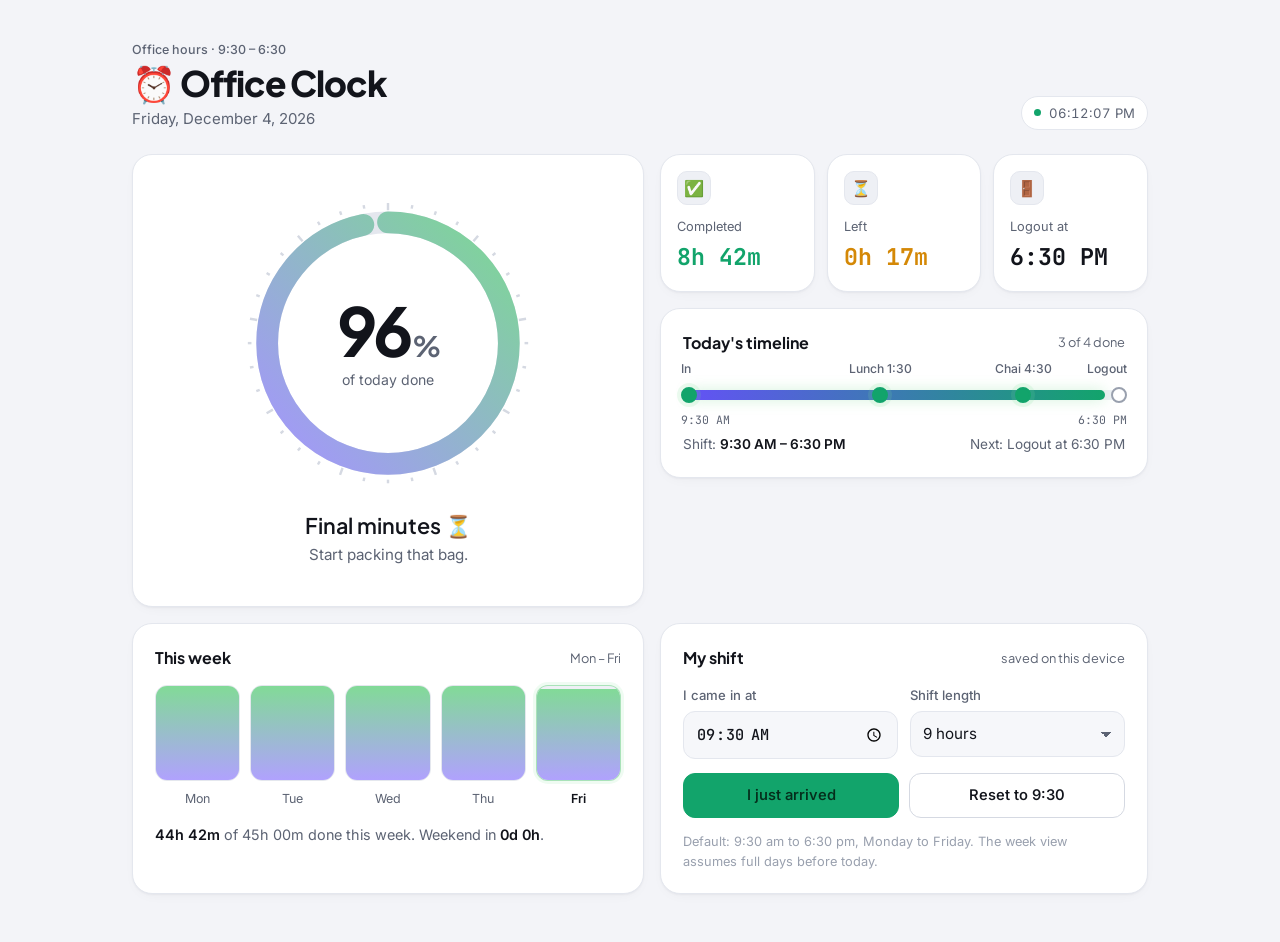
<file: pages/office-clock/index.html>
<!doctype html>
<html lang="en">
<head>
  <meta charset="utf-8">
  <meta name="viewport" content="width=device-width, initial-scale=1">
  <title>Office Clock</title>
  <script src="../_shared/theme.js"></script>
  <link rel="preconnect" href="https://fonts.googleapis.com">
  <link rel="preconnect" href="https://fonts.gstatic.com" crossorigin>
  <link href="https://fonts.googleapis.com/css2?family=Inter:wght@400;500;600;700&family=JetBrains+Mono:wght@500;700&family=Plus+Jakarta+Sans:wght@600;700;800&display=swap" rel="stylesheet">
  <link rel="stylesheet" href="../_shared/ui.css">
  <style>
    :root { --accent: var(--green); --accent-fg: #052e1c; }
    .layout { display: grid; gap: 16px; }
    @media (min-width: 900px) {
      .layout { grid-template-columns: minmax(0, 1.05fr) minmax(0, 1fr); grid-template-areas: "hero side" "week shift"; }
      .hero { grid-area: hero; } .side { grid-area: side; } .week-card { grid-area: week; } .shift-card { grid-area: shift; }
    }

    /* Hero ring */
    .hero { display: flex; flex-direction: column; align-items: center; justify-content: center; text-align: center; gap: 18px; padding-block: clamp(24px, 4vw, 40px); overflow: hidden; }
    .ring { position: relative; width: min(66vw, 290px); aspect-ratio: 1; z-index: 1; }
    .ring svg { width: 100%; height: 100%; transform: rotate(-90deg); overflow: visible; }
    .ring circle { fill: none; stroke-width: 9; }
    .ring .track { stroke: var(--line); }
    .ring .prog { stroke: url(#g); stroke-linecap: round; transition: stroke-dashoffset 1s linear; }
    .ring .ticks line { stroke: var(--line-2); stroke-width: 1; }
    .center { position: absolute; inset: 0; display: grid; place-content: center; }
    .pct { font-family: var(--display); font-size: clamp(3rem, 13vw, 4.2rem); font-weight: 700; line-height: 1; letter-spacing: -0.04em; }
    .pct small { font-size: 0.42em; color: var(--muted); margin-left: 2px; }
    .center span { color: var(--muted); font-size: 0.88rem; margin-top: 6px; }
    .mood { z-index: 1; }
    .mood b { display: block; font-family: var(--display); font-size: clamp(1.15rem, 2.4vw, 1.35rem); font-weight: 600; }
    .mood span { color: var(--muted); font-size: 0.95rem; }

    /* Stats */
    .side { display: grid; gap: 16px; align-content: start; }
    .stats { display: grid; grid-template-columns: repeat(3, minmax(0, 1fr)); gap: 12px; }
    .stat { padding: 16px; }
    .stat .ico { width: 34px; height: 34px; border-radius: 10px; display: grid; place-items: center; font-size: 1rem; margin-bottom: 12px; background: var(--card-hi); border: 1px solid var(--line); }
    .stat span { display: block; color: var(--muted); font-size: 0.8rem; }
    .stat b { display: block; font-family: var(--mono); font-size: clamp(1.05rem, 2.4vw, 1.45rem); margin-top: 2px; white-space: nowrap; }
    .stat.done b { color: var(--green); } .stat.left b { color: var(--amber); } .stat.left.over b { color: var(--red); }
    @media (max-width: 420px) { .stat { padding: 13px 12px; } .stat .ico { display: none; } }

    /* Timeline */
    .timeline { position: relative; height: 10px; border-radius: 99px; background: var(--panel-2); margin: 34px 6px 34px; }
    .fill { position: absolute; inset: 0 auto 0 0; border-radius: inherit; background: linear-gradient(90deg, var(--violet), var(--green)); width: 0; transition: width 1s linear; box-shadow: 0 0 14px rgba(124,217,146,0.35); }
    .mark { position: absolute; top: 50%; transform: translate(-50%, -50%); width: 16px; height: 16px; border-radius: 50%; background: var(--panel); border: 2px solid var(--dim); }
    .mark.passed { border-color: var(--green); background: var(--green); box-shadow: 0 0 0 4px rgba(124,217,146,0.15); }
    .mark span { position: absolute; left: 50%; transform: translateX(-50%); white-space: nowrap; font-size: 0.76rem; color: var(--muted); }
    .mark .top { bottom: 22px; font-weight: 500; } .mark .bot { top: 22px; font-family: var(--mono); font-size: 0.72rem; }
    .mark.first span { left: -2px; transform: none; } .mark.last span { left: auto; right: -2px; transform: none; }
    .now-chip { display: flex; justify-content: space-between; color: var(--muted); font-size: 0.85rem; }
    .now-chip b { color: var(--fg); font-weight: 600; }

    /* Week */
    .week { display: grid; grid-template-columns: repeat(5, 1fr); gap: 10px; }
    .day { text-align: center; }
    .bar { height: 96px; border-radius: 12px; background: var(--panel-2); position: relative; overflow: hidden; border: 1px solid var(--line); }
    .bar i { position: absolute; inset: auto 0 0 0; background: linear-gradient(0deg, rgba(165,148,255,0.85), rgba(124,217,146,0.95)); height: 0; transition: height .6s; }
    .day.today .bar { border-color: rgba(124,217,146,0.6); box-shadow: 0 0 0 3px rgba(124,217,146,0.12); }
    .day span { display: block; font-size: 0.78rem; color: var(--muted); margin-top: 8px; }
    .day.today span { color: var(--fg); font-weight: 600; }
    .week-sum { color: var(--muted); font-size: 0.9rem; margin-top: 16px; }
    .week-sum b { color: var(--fg); font-weight: 600; }

    /* Shift settings */
    .fields { display: grid; grid-template-columns: 1fr 1fr; gap: 12px; }
    select.input { appearance: none; background-image: linear-gradient(45deg, transparent 50%, var(--muted) 50%), linear-gradient(135deg, var(--muted) 50%, transparent 50%); background-position: calc(100% - 18px) 52%, calc(100% - 13px) 52%; background-size: 5px 5px; background-repeat: no-repeat; padding-right: 34px; }
    .input.mono { font-weight: 500; }
    .row { display: grid; grid-template-columns: 1fr 1fr; gap: 10px; margin-top: 14px; }
    .note { color: var(--dim); font-size: 0.8rem; margin-top: 14px; }
  </style>
</head>
<body>
  <main class="page">
    <header class="page-head">
      <div>
        <p class="eyebrow">Office hours · 9:30 – 6:30</p>
        <h1 class="title">⏰ Office Clock</h1>
        <p class="lead" id="date"></p>
      </div>
      <span class="pill"><i class="dot"></i><span id="now">--:--:--</span></span>
    </header>

    <div class="layout">
      <section class="card hero">
        <div class="ring">
          <svg viewBox="0 0 120 120">
            <defs><linearGradient id="g" x1="0" y1="0" x2="1" y2="1"><stop offset="0" stop-color="#a594ff"/><stop offset="1" stop-color="#7cd992"/></linearGradient></defs>
            <g class="ticks" id="ticks"></g>
            <circle class="track" cx="60" cy="60" r="50"/><circle class="prog" id="prog" cx="60" cy="60" r="50"/>
          </svg>
          <div class="center"><div class="pct" id="pct">0<small>%</small></div><span>of today done</span></div>
        </div>
        <div class="mood"><b id="mood">…</b><span id="moodSub"></span></div>
      </section>

      <div class="side">
        <div class="stats">
          <div class="card stat done"><div class="ico">✅</div><span>Completed</span><b id="done">0h 00m</b></div>
          <div class="card stat left" id="leftCard"><div class="ico">⏳</div><span id="leftLbl">Left</span><b id="left">9h 00m</b></div>
          <div class="card stat"><div class="ico">🚪</div><span>Logout at</span><b id="out">6:30 pm</b></div>
        </div>
        <section class="card">
          <div class="card-title">Today's timeline <small id="tlNote"></small></div>
          <div class="timeline" id="timeline"><div class="fill" id="fill"></div></div>
          <div class="now-chip"><span>Shift: <b id="shiftSpan">9:30 am – 6:30 pm</b></span><span id="breakNote"></span></div>
        </section>
      </div>

      <section class="card week-card">
        <div class="card-title">This week <small>Mon – Fri</small></div>
        <div class="week" id="week"></div>
        <p class="week-sum" id="weekSum"></p>
      </section>

      <section class="card shift-card">
        <div class="card-title">My shift <small>saved on this device</small></div>
        <div class="fields">
          <label><span class="label">I came in at</span><input class="input mono" type="time" id="inTime" value="09:30"></label>
          <label><span class="label">Shift length</span>
            <select class="input" id="len"><option value="8">8 hours</option><option value="8.5">8.5 hours</option><option value="9" selected>9 hours</option><option value="9.5">9.5 hours</option></select>
          </label>
        </div>
        <div class="row">
          <button class="btn primary" id="nowBtn" type="button">I just arrived</button>
          <button class="btn" id="resetBtn" type="button">Reset to 9:30</button>
        </div>
        <p class="note">Default: 9:30 am to 6:30 pm, Monday to Friday. The week view assumes full days before today.</p>
      </section>
    </div>
  </main>

  <script>
    const C = 2 * Math.PI * 50;
    const $ = id => document.getElementById(id);
    const prog = $("prog");
    prog.style.strokeDasharray = C;
    // Hour ticks around the ring
    for (let i = 0; i < 36; i++) {
      const a = (i / 36) * Math.PI * 2, r1 = 58, r2 = i % 4 === 0 ? 55 : 56.5;
      const l = document.createElementNS("http://www.w3.org/2000/svg", "line");
      l.setAttribute("x1", 60 + r1 * Math.cos(a)); l.setAttribute("y1", 60 + r1 * Math.sin(a));
      l.setAttribute("x2", 60 + r2 * Math.cos(a)); l.setAttribute("y2", 60 + r2 * Math.sin(a));
      $("ticks").append(l);
    }

    const DEFAULT = { inTime: "09:30", len: 9 };
    const today = () => new Date().toDateString();
    function load() {
      try {
        const s = JSON.parse(localStorage.getItem("officeClock")) || {};
        // A custom arrival time only counts for the day it was set.
        return { inTime: s.day === today() && s.inTime ? s.inTime : DEFAULT.inTime, len: s.len || DEFAULT.len };
      } catch { return { ...DEFAULT }; }
    }
    function save() { try { localStorage.setItem("officeClock", JSON.stringify({ inTime: cfg.inTime, len: cfg.len, day: today() })); } catch {} }
    let cfg = load();
    $("inTime").value = cfg.inTime;
    $("len").value = String(cfg.len);

    const fmtClock = d => d.toLocaleTimeString([], { hour: "numeric", minute: "2-digit" });
    const hm = ms => { const m = Math.max(0, Math.floor(ms / 60000)); return `${Math.floor(m / 60)}h ${String(m % 60).padStart(2, "0")}m`; };
    const round15 = d => new Date(Math.round(d / 900000) * 900000);
    function at(d, hhmm) { const [h, m] = hhmm.split(":").map(Number); const x = new Date(d); x.setHours(h, m, 0, 0); return x; }

    function tick() {
      const now = new Date();
      const day = now.getDay(), weekday = day >= 1 && day <= 5;
      $("now").textContent = now.toLocaleTimeString([], { hour: "2-digit", minute: "2-digit", second: "2-digit" });
      $("date").textContent = now.toLocaleDateString([], { weekday: "long", day: "numeric", month: "long", year: "numeric" });

      const start = at(now, cfg.inTime);
      const end = new Date(start.getTime() + cfg.len * 3600000);
      const total = end - start;
      const worked = Math.min(Math.max(now - start, 0), total);
      const pct = weekday ? worked / total : 0;

      prog.style.strokeDashoffset = C * (1 - pct);
      $("pct").innerHTML = `${Math.floor(pct * 100)}<small>%</small>`;
      $("done").textContent = weekday ? hm(worked) : "0h 00m";
      $("out").textContent = fmtClock(end);
      $("fill").style.width = pct * 100 + "%";
      $("shiftSpan").textContent = `${fmtClock(start)} – ${fmtClock(end)}`;

      const over = weekday && now > end;
      $("leftLbl").textContent = over ? "Overtime" : "Left";
      $("leftCard").classList.toggle("over", over);
      $("left").textContent = !weekday ? "—" : over ? hm(now - end) : hm(end - Math.max(now, start));

      let mood, sub;
      if (!weekday) { mood = "Weekend! No office today 🎉"; sub = "Go meet friends. The tickets can wait till Monday."; }
      else if (now < start) { mood = "Not in office yet ☀️"; sub = `Shift starts at ${fmtClock(start)}. Time for breakfast.`; }
      else if (over) { mood = "Shift complete. Go home! 🏃"; sub = "Anything more is overtime. Laptop lid down."; }
      else if (pct < 0.15) { mood = "Just logged in 💻"; sub = "Coffee first, emails second."; }
      else if (pct < 0.4) { mood = "Deep work zone 🎧"; sub = "Lunch with the team is coming up."; }
      else if (pct < 0.55) { mood = "Halfway there 🍱"; sub = "Lunch time. Who's ordering?"; }
      else if (pct < 0.8) { mood = "Post-lunch push ☕"; sub = "Chai break soon. Hang in there."; }
      else if (pct < 0.95) { mood = "Almost there 🚀"; sub = "Wrap up, push your code, update the ticket."; }
      else { mood = "Final minutes ⏳"; sub = "Start packing that bag."; }
      $("mood").textContent = mood; $("moodSub").textContent = sub;

      drawTimeline(start, end, now, weekday);
      drawWeek(now, worked, total);
      document.title = weekday ? `${Math.floor(pct * 100)}% · Office Clock` : "Office Clock";
    }

    let lastKey = "";
    function drawTimeline(start, end, now, weekday) {
      const total = end - start;
      const points = [
        { t: start, top: "In" },
        { t: round15(new Date(start.getTime() + total * 0.45)), top: "Lunch" },
        { t: round15(new Date(start.getTime() + total * 0.78)), top: "Chai" },
        { t: end, top: "Logout" }
      ];
      const next = points.find(p => now < p.t);
      $("breakNote").textContent = weekday && next ? `Next: ${next.top} at ${fmtClock(next.t)}` : "";
      $("tlNote").textContent = weekday ? `${points.filter(p => now >= p.t).length} of 4 done` : "weekend";
      const key = points.map(p => +p.t).join() + weekday + points.filter(p => now >= p.t).length;
      if (key === lastKey) return;
      lastKey = key;
      const tl = $("timeline");
      tl.querySelectorAll(".mark").forEach(m => m.remove());
      points.forEach((p, i) => {
        const edge = i === 0 || i === points.length - 1;
        const m = document.createElement("div");
        m.className = "mark" + (weekday && now >= p.t ? " passed" : "") + (i === 0 ? " first" : "") + (i === points.length - 1 ? " last" : "");
        m.style.left = ((p.t - start) / total) * 100 + "%";
        const top = document.createElement("span"); top.className = "top";
        const bot = document.createElement("span"); bot.className = "bot";
        // Edge marks show their time below; middle marks put it in the label so nothing overlaps.
        top.textContent = edge ? p.top : `${p.top} ${fmtClock(p.t).replace(/\s?[ap]m$/i, "")}`;
        bot.textContent = edge ? fmtClock(p.t) : "";
        m.append(top, bot); tl.append(m);
      });
    }

    function drawWeek(now, worked, total) {
      const week = $("week");
      if (!week.children.length) {
        ["Mon", "Tue", "Wed", "Thu", "Fri"].forEach(n => {
          const d = document.createElement("div"); d.className = "day";
          d.innerHTML = `<div class="bar"><i></i></div><span>${n}</span>`;
          week.append(d);
        });
      }
      const dow = now.getDay();
      let doneMs = 0;
      [...week.children].forEach((el, i) => {
        const d = i + 1;
        let frac = 0;
        if (dow === 6) frac = 1;               // Saturday: the week is done
        else if (dow === 0) frac = 0;          // Sunday: new week ahead
        else if (d < dow) frac = 1;
        else if (d === dow) frac = worked / total;
        el.classList.toggle("today", d === dow);
        el.querySelector("i").style.height = frac * 100 + "%";
        doneMs += frac * total;
      });
      let toWeekend = "<b>It's the weekend!</b> 🎉";
      if (dow >= 1 && dow <= 5) {
        const fri = new Date(now); fri.setDate(now.getDate() + (5 - dow));
        const friEnd = new Date(at(fri, cfg.inTime).getTime() + cfg.len * 3600000);
        const ms = friEnd - now;
        if (ms > 0) toWeekend = `Weekend in <b>${Math.floor(ms / 86400000)}d ${Math.floor(ms % 86400000 / 3600000)}h</b>.`;
      }
      $("weekSum").innerHTML = `<b>${hm(doneMs)}</b> of ${hm(total * 5)} done this week. ${toWeekend}`;
    }

    const refresh = () => { save(); lastKey = ""; tick(); };
    $("inTime").addEventListener("change", e => { cfg.inTime = e.target.value || DEFAULT.inTime; refresh(); });
    $("len").addEventListener("change", e => { cfg.len = parseFloat(e.target.value); refresh(); });
    $("nowBtn").addEventListener("click", () => {
      const n = new Date();
      cfg.inTime = `${String(n.getHours()).padStart(2, "0")}:${String(n.getMinutes()).padStart(2, "0")}`;
      $("inTime").value = cfg.inTime; refresh();
    });
    $("resetBtn").addEventListener("click", () => {
      cfg = { ...DEFAULT }; $("inTime").value = cfg.inTime; $("len").value = "9";
      try { localStorage.removeItem("officeClock"); } catch {}
      lastKey = ""; tick();
    });

    tick(); setInterval(tick, 1000);
  </script>
</body>
</html>
</file>
<file: pages/_shared/ui.css>
/* OffDutyCode shared design system: modern, soft, dark + light.
   Use in a page:  <script src="../_shared/theme.js"></script>
                   <link rel="stylesheet" href="../_shared/ui.css"> */
:root, [data-theme="dark"] {
  --bg: #090a0f;
  --panel: #12141b;
  --panel-2: #1a1d27;
  --inset: #0d0f15;
  --line: #20242f;
  --line-2: #2e3342;
  --fg: #f1f3f9;
  --muted: #8e96a8;
  --dim: #5b6274;
  --accent: #8474ff;
  --violet: #8474ff;
  --grad: linear-gradient(135deg, #7c6cff 0%, #b06cff 55%, #ff7eb6 100%);
  --accent-fg: #ffffff;
  --accent-soft: rgba(139, 124, 248, 0.14);
  --green: #3ecf8e;
  --green-soft: rgba(62, 207, 142, 0.14);
  --amber: #f5b544;
  --amber-soft: rgba(245, 181, 68, 0.14);
  --red: #f26d6d;
  --red-soft: rgba(242, 109, 109, 0.14);
  --shadow: 0 1px 0 rgba(255, 255, 255, 0.03) inset, 0 1px 2px rgba(0, 0, 0, 0.35);
  --shadow-lg: 0 24px 60px -24px rgba(0, 0, 0, 0.7);
  color-scheme: dark;
}
[data-theme="light"] {
  --bg: #f3f4f8;
  --panel: #ffffff;
  --panel-2: #eef0f5;
  --inset: #f6f7fa;
  --line: #e4e7ee;
  --line-2: #d5d9e2;
  --fg: #12141b;
  --muted: #5c6373;
  --dim: #99a0ae;
  --accent: #6352f5;
  --violet: #6352f5;
  --grad: linear-gradient(135deg, #6352f5 0%, #9b55f5 55%, #f0609e 100%);
  --accent-fg: #ffffff;
  --accent-soft: rgba(106, 90, 249, 0.1);
  --green: #12a46b;
  --green-soft: rgba(18, 164, 107, 0.1);
  --amber: #d48806;
  --amber-soft: rgba(212, 136, 6, 0.1);
  --red: #dc3b3b;
  --red-soft: rgba(220, 59, 59, 0.08);
  --shadow: 0 1px 2px rgba(16, 24, 40, 0.04), 0 4px 16px -8px rgba(16, 24, 40, 0.08);
  --shadow-lg: 0 24px 60px -28px rgba(16, 24, 40, 0.3);
  color-scheme: light;
}
:root {
  /* aliases used by pages */
  --card-hi: var(--panel-2);
  --display: "Plus Jakarta Sans", var(--sans);
  --radius: 20px;
  --radius-sm: 12px;
  --sans: "Inter", system-ui, -apple-system, "Segoe UI", Roboto, sans-serif;
  --mono: "JetBrains Mono", ui-monospace, "SF Mono", Consolas, monospace;
}

* { box-sizing: border-box; margin: 0; padding: 0; }
html { -webkit-text-size-adjust: 100%; }
body {
  min-height: 100vh; background: var(--bg); color: var(--fg);
  font-family: var(--sans); font-size: 15px; line-height: 1.55;
  -webkit-font-smoothing: antialiased; overflow-x: hidden;
  transition: background-color .25s, color .25s;
}
button, input, select, textarea { font: inherit; color: inherit; }
button { cursor: pointer; }
a { color: inherit; }
[hidden] { display: none !important; }
:focus-visible { outline: 2px solid var(--accent); outline-offset: 2px; }
::selection { background: var(--accent-soft); }

/* Layout */
.page { width: 100%; max-width: 1080px; margin: 0 auto; padding: clamp(20px, 4vw, 40px) 16px 48px; }
@media (min-width: 700px) { .page { padding-left: 32px; padding-right: 32px; } }
.page-head { display: flex; flex-wrap: wrap; align-items: flex-end; justify-content: space-between; gap: 14px; margin-bottom: 24px; }
.eyebrow { font-size: 0.78rem; font-weight: 500; color: var(--muted); margin-bottom: 4px; }
.title { font-family: var(--display); font-size: clamp(1.6rem, 3.6vw, 2.2rem); line-height: 1.12; letter-spacing: -0.03em; font-weight: 800; }
.lead { color: var(--muted); margin-top: 4px; max-width: 560px; }
.stack { display: grid; gap: 16px; align-content: start; }

/* Surfaces */
.card {
  position: relative; background: var(--panel); border: 1px solid var(--line);
  border-radius: var(--radius); padding: clamp(16px, 2.2vw, 22px); box-shadow: var(--shadow);
  transition: background-color .25s, border-color .25s;
}
.card-title { display: flex; align-items: center; justify-content: space-between; gap: 10px; font-family: var(--display); font-weight: 700; font-size: 1rem; margin-bottom: 14px; }
.card-title small { font-weight: 400; font-size: 0.8rem; color: var(--muted); }

/* Controls */
.pill {
  display: inline-flex; align-items: center; gap: 8px; white-space: nowrap;
  font-size: 0.82rem; color: var(--muted); font-variant-numeric: tabular-nums;
  padding: 6px 12px; border-radius: 999px; border: 1px solid var(--line); background: var(--panel);
}
.pill .dot { width: 7px; height: 7px; border-radius: 50%; background: var(--green); }
.btn {
  display: inline-flex; align-items: center; justify-content: center; gap: 8px;
  font-weight: 550; font-size: 0.92rem; padding: 10px 16px; border-radius: var(--radius-sm);
  border: 1px solid var(--line-2); background: var(--panel); color: var(--fg); text-decoration: none;
  transition: background-color .15s, border-color .15s, opacity .15s;
}
.btn:hover { background: var(--panel-2); }
.btn.primary { background: var(--accent); border-color: var(--accent); color: var(--accent-fg); }
.btn.primary:hover { opacity: 0.92; background: var(--accent); }
.btn.block { width: 100%; }
.label { display: block; font-size: 0.82rem; color: var(--muted); margin-bottom: 6px; font-weight: 500; }
.input {
  width: 100%; font-size: 0.95rem; padding: 10px 12px; border-radius: var(--radius-sm); outline: 0;
  background: var(--inset); border: 1px solid var(--line); transition: border-color .15s, box-shadow .15s;
}
.input:focus { border-color: var(--accent); box-shadow: 0 0 0 3px var(--accent-soft); }
.input::placeholder { color: var(--dim); }
select.input {
  appearance: none; padding-right: 32px;
  background-image: linear-gradient(45deg, transparent 50%, var(--muted) 50%), linear-gradient(135deg, var(--muted) 50%, transparent 50%);
  background-position: calc(100% - 16px) 52%, calc(100% - 11px) 52%; background-size: 5px 5px; background-repeat: no-repeat;
}
.seg { display: inline-flex; gap: 2px; padding: 4px; border-radius: 14px; border: 1px solid var(--line); background: var(--panel-2); }
.seg button { border: 0; background: transparent; color: var(--muted); padding: 7px 14px; border-radius: 10px; font-weight: 600; font-size: 0.86rem; }
.seg button.on, .seg button[aria-pressed="true"] { background: var(--panel); color: var(--fg); box-shadow: var(--shadow); }
.mono { font-family: var(--mono); font-variant-numeric: tabular-nums; }
.muted { color: var(--muted); }

@media (prefers-reduced-motion: reduce) {
  *, *::before, *::after { animation: none !important; transition: none !important; }
}
</file>
